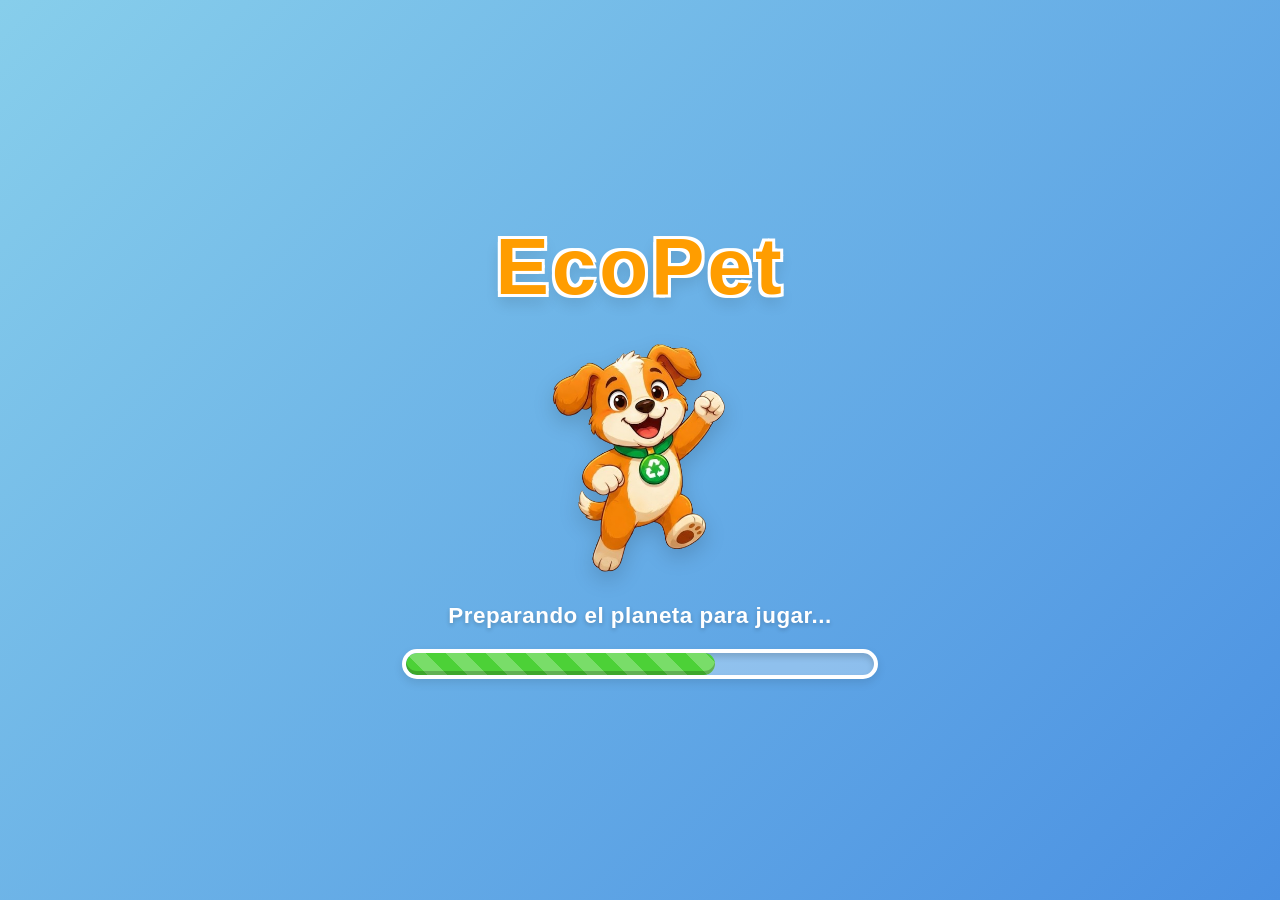
<file: index.html>
<!DOCTYPE html>
<html lang="es">
<head>
    <meta charset="UTF-8">
    <meta name="viewport" content="width=device-width, initial-scale=1.0">
    <title>EcoPet - Cargando Aventura...</title>
    <link rel="stylesheet" href="index.css">
    <style>
        /* Estilos para que el contenedor del juego ocupe el 100% de la pantalla */
        html, body {
            margin: 0;
            padding: 0;
            width: 100%;
            height: 100%;
            overflow: hidden;
        }
        /* El marco donde se verán tus múltiples páginas */
        #game-viewport {
            width: 100%;
            height: 100%;
            border: none;
            display: none; /* Oculto mientras carga */
        }
    </style>
</head>
<body>

    <div id="loader-screen" class="loader-container">
        <h1 class="loader-title">EcoPet</h1>

        <div class="character-loading">
            <img src="imagenes/cachorrowin.png" alt="EcoPet Cargando" class="loading-avatar">
        </div>

        <p class="loader-text">Preparando el planeta para jugar...</p>

        <div class="progress-bar-container">
            <div class="progress-bar-fill" id="progress-fill"></div>
        </div>
    </div>

    <iframe id="game-viewport" src="html/inicio.html"></iframe>

    <script>
        window.addEventListener('DOMContentLoaded', () => {
            const progressFill = document.getElementById('progress-fill');
            const loaderScreen = document.getElementById('loader-screen');
            const gameViewport = document.getElementById('game-viewport');
            
            // --- MÚSICA DE FONDO EN ETERNO BUCLE ---
            const musicaFondo = new Audio('music/fondo.mp3');
            musicaFondo.loop = true; 
            musicaFondo.volume = 0.4; 

            // Intentar reproducir automáticamente
            musicaFondo.play().catch(error => {
                // Si el navegador bloquea el autoplay, se activa al primer clic en la carga
                document.addEventListener('click', () => {
                    musicaFondo.play();
                }, { once: true });
            });

            // Animación de la barra de progreso
            let width = 0;
            const interval = setInterval(() => {
                if (width >= 100) {
                    clearInterval(interval);
                    
                    // Al terminar la carga, ocultamos el cargador y revelamos el marco del juego
                    loaderScreen.style.display = 'none';
                    gameViewport.style.display = 'block';
                } else {
                    width += 2; 
                    progressFill.style.width = width + '%';
                }
            }, 40); 
        });
    </script>
</body>
</html>
</file>
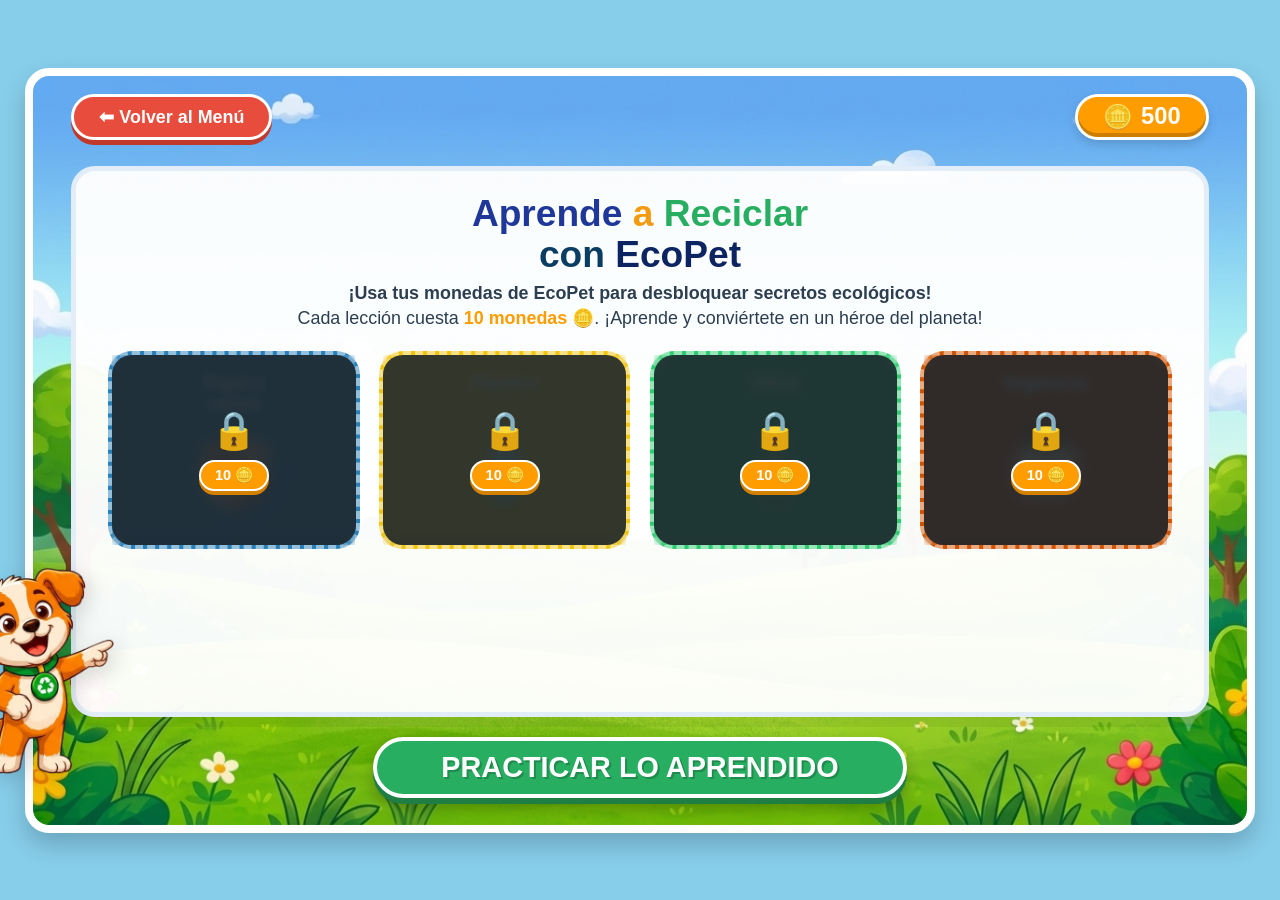
<file: html/aprender.html>
<!DOCTYPE html>
<html lang="es">

<head>
    <meta charset="UTF-8">
    <meta name="viewport" content="width=device-width, initial-scale=1.0">
    <title>EcoPet - Aprende a Reciclar</title>
    <link rel="stylesheet" href="../css/aprender-mas.css">
</head>

<body>
    <div class="game-container">

        <!-- Barra Superior de Recursos -->
        <div class="resource-bar">
            <a href="menu.html" class="btn-volver">⬅ Volver al Menú</a>
            <div class="coin-status">
                <span class="coin-icon">🪙</span>
                <span id="player-coins">500</span> <!-- Monedas iniciales de prueba -->
            </div>
        </div>

        <div class="board">
            <h1 class="main-title">
                <span class="text-blue">Aprende</span>
                <span class="text-orange">a</span>
                <span class="text-green">Reciclar</span>
                <br>
                <span class="text-dark-blue">con</span>
                <span class="text-navy">EcoPet</span>
            </h1>

            <p class="subtitle">
                <strong>¡Usa tus monedas de EcoPet para desbloquear secretos ecológicos!</strong><br>
                Cada lección cuesta <span class="text-orange-sub">10 monedas 🪙</span>. ¡Aprende y conviértete en un
                héroe del planeta!
            </p>

            <div class="categories-grid">

                <!-- Tarjeta 1: Papel y Cartón -->
                <div class="card card-azul locked" data-locked="true" onclick="interactCard(this)">
                    <div class="lock-overlay">
                        <span class="lock-icon">🔒</span>
                        <span class="lock-cost">10 🪙</span>
                    </div>
                    <h3>Papel y<br>cartón</h3>
                    <div class="card-image-container">
                        <img src="../imagenes/papel_carton.png" alt="Papel y Cartón" class="card-img">
                    </div>
                    <div class="card-secret-content">
                        <p class="card-description">Deposita aquí: periódicos, revistas, hojas de papel, cuadernos, cajas de cartón y tubos de cartón.</p>
                        <div class="fun-fact">💡 <strong>Dato Curioso:</strong> Reciclar una tonelada de papel puede salvar hasta 17 árboles y ayudar a ahorrar mucha agua.</div>
                    </div>
                </div>

                <!-- Tarjeta 2: Plástico -->
                <div class="card card-amarillo locked" data-locked="true" onclick="interactCard(this)">
                    <div class="lock-overlay">
                        <span class="lock-icon">🔒</span>
                        <span class="lock-cost">10 🪙</span>
                    </div>
                    <h3>Plástico</h3>
                    <div class="card-image-container">
                        <img src="../imagenes/plastico.png" alt="Plástico" class="card-img">
                    </div>
                    <div class="card-secret-content">
                        <p class="card-description">Deposita aquí: botellas de plástico, envases, bolsas, tapas, recipientes y vasos de plástico.</p>
                        <div class="fun-fact">💡 <strong>Dato Curioso:</strong> Una botella de plástico puede tardar hasta 500 años en descomponerse. ¡Reciclarla ayuda a proteger los ríos y los océanos!</div>
                    </div>
                </div>

                <!-- Tarjeta 3: Vidrio -->
                <div class="card card-verde locked" data-locked="true" onclick="interactCard(this)">
                    <div class="lock-overlay">
                        <span class="lock-icon">🔒</span>
                        <span class="lock-cost">10 🪙</span>
                    </div>
                    <h3>Vidrio</h3>
                    <div class="card-image-container">
                        <img src="../imagenes/vidrio.png" alt="Vidrio" class="card-img">
                    </div>
                    <div class="card-secret-content">
                        <p class="card-description">Deposita aquí: botellas de vidrio, frascos y envases de vidrio.</p>
                        <div class="fun-fact">💡 <strong>Dato Curioso:</strong> El vidrio puede reciclarse una y otra vez sin perder su calidad.</div>
                    </div>
                </div>

                <!-- Tarjeta 4: Orgánicos -->
                <div class="card card-marron locked" data-locked="true" onclick="interactCard(this)">
                    <div class="lock-overlay">
                        <span class="lock-icon">🔒</span>
                        <span class="lock-cost">10 🪙</span>
                    </div>
                    <h3>Orgánicos</h3>
                    <div class="card-image-container">
                        <img src="../imagenes/organicos.png" alt="Orgánicos" class="card-img">
                    </div>
                    <div class="card-secret-content">
                        <p class="card-description">Deposita aquí: cáscaras de frutas y verduras, restos de comida, hojas, flores y restos de jardinería.</p>
                        <div class="fun-fact">💡 <strong>Dato Curioso:</strong> Con estos residuos se puede elaborar compost, un abono natural que ayuda a las plantas a crecer fuertes y sanas.</div>
                    </div>
                </div>

            </div>

        </div>

        <div class="character-ecopet">
            <img src="../imagenes/cachorroqueseñala.png" alt="EcoPet Cachorro" class="ecopet-avatar">
        </div>

        <div class="button-container">
            <a href="recogedor.html" class="btn-aprender">PRACTICAR LO APRENDIDO</a>
        </div>
    </div>

    <script>
        let currentCoins = parseInt(document.getElementById('player-coins').innerText);

        function interactCard(cardElement) {
            const isLocked = cardElement.getAttribute('data-locked') === 'true';

            if (isLocked) {
                // Intento de desbloqueo
                if (currentCoins >= 10) {
                    const confirmUnlock = confirm("¿Quieres gastar 10 monedas 🪙 para desbloquear esta valiosa lección?");
                    if (confirmUnlock) {
                        currentCoins -= 10;
                        document.getElementById('player-coins').innerText = currentCoins;

                        // Quitar estado bloqueado de forma inmediata y animada
                        cardElement.setAttribute('data-locked', 'false');
                        cardElement.classList.remove('locked');
                        cardElement.classList.add('active'); // Abre la tarjeta automáticamente al comprarla
                    }
                } else {
                    alert("❌ ¡No tienes suficientes monedas! Limpia la pradera en las Misiones del Día para ganar más 🪙.");
                }
            } else {
                // Comportamiento normal de acordeón una vez comprado
                cardElement.classList.toggle('active');
            }
        }
    </script>
</body>

</html>
</file>
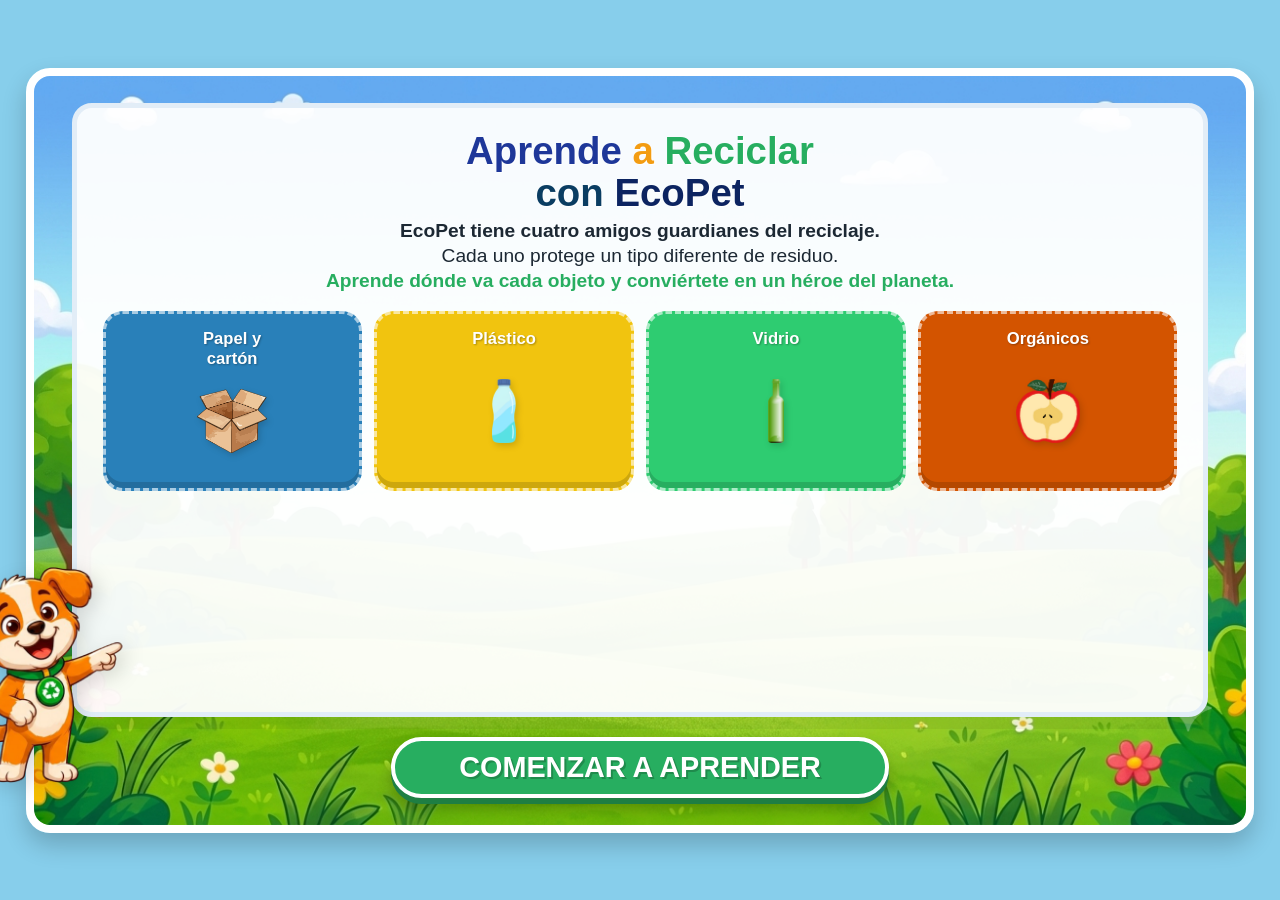
<file: html/aprendizaje.html>
<!DOCTYPE html>
<html lang="es">

<head>
    <meta charset="UTF-8">
    <meta name="viewport" content="width=device-width, initial-scale=1.0">
    <title>EcoPet - Aprende a Reciclar</title>
    <link rel="stylesheet" href="../css/aprendizaje.css">
</head>

<body>
    <div class="game-container">

        <div class="board">

            <h1 class="main-title">
                <span class="text-blue">Aprende</span>
                <span class="text-orange">a</span>
                <span class="text-green">Reciclar</span>
                <br>
                <span class="text-dark-blue">con</span>
                <span class="text-navy">EcoPet</span>
            </h1>

            <p class="subtitle">
                <strong>EcoPet tiene cuatro amigos guardianes del reciclaje.</strong><br>
                Cada uno protege un tipo diferente de residuo.<br>
                <span class="text-green-sub">Aprende dónde va cada objeto y conviértete en un héroe del planeta.</span>
            </p>

            <div class="categories-grid">

                <div class="card card-azul" onclick="toggleCard(this)">
                    <h3>Papel y<br>cartón</h3>
                    <div class="card-image-container">
                        <img src="../imagenes/papel_carton.png" alt="Papel y Cartón" class="card-img">
                    </div>
                    <p class="card-description">Deposita aquí: periódicos, revistas, hojas de papel, cuadernos, cajas de cartón y tubos de cartón.</p>
                </div>

                <div class="card card-amarillo" onclick="toggleCard(this)">
                    <h3>Plástico</h3>
                    <div class="card-image-container">
                        <img src="../imagenes/plastico.png" alt="Plástico" class="card-img">
                    </div>
                    <p class="card-description">Deposita aquí: botellas de plástico, envases, bolsas, tapas, recipientes y vasos de plástico.</p>
                </div>

                <div class="card card-verde" onclick="toggleCard(this)">
                    <h3>Vidrio</h3>
                    <div class="card-image-container">
                        <img src="../imagenes/vidrio.png" alt="Vidrio" class="card-img">
                    </div>
                    <p class="card-description">Deposita aquí: botellas de vidrio, frascos y envases de vidrio.</p>
                </div>

                <div class="card card-marron" onclick="toggleCard(this)">
                    <h3>Orgánicos</h3>
                    <div class="card-image-container">
                        <img src="../imagenes/organicos.png" alt="Orgánicos" class="card-img">
                    </div>
                    <p class="card-description">Deposita aquí: cáscaras de frutas y verduras, restos de comida, hojas, flores y restos de jardinería.</p>
                </div>

            </div>

        </div>

        <div class="character-ecopet">
            <img src="../imagenes/cachorroqueseñala.png" alt="EcoPet Cachorro" class="ecopet-avatar">
        </div>

        <div class="button-container">
            <a href="juego-drag.html" class="btn-aprender">COMENZAR A APRENDER</a>
        </div>
    </div>

    <script>
        function toggleCard(cardElement) {
            cardElement.classList.toggle('active');
        }
    </script>
</body>

</html>
</file>
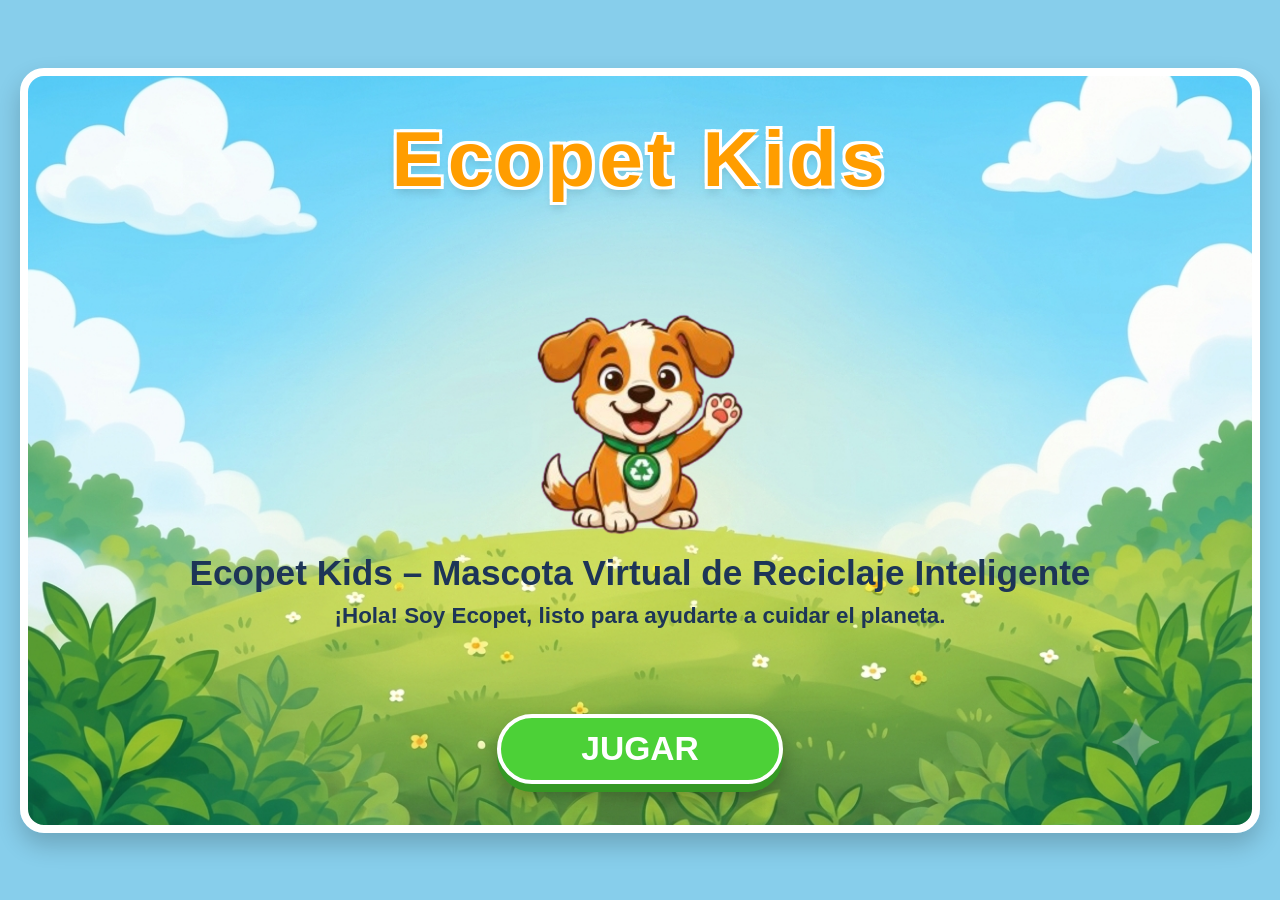
<file: html/inicio.html>
<!DOCTYPE html>
<html lang="es">

<head>
    <meta charset="UTF-8">
    <meta name="viewport" content="width=device-width, initial-scale=1.0">
    <title>EcoPet - Inicio</title>
    <link rel="stylesheet" href="../css/inicio.css">
</head>

<body>
    <div class="game-container">
        <h1 class="logo-title">Ecopet Kids</h1>

        <div class="main-content">
            <div class="character-zone">
                <img src="../imagenes/cachorrofeli.png" alt="EcoPet" class="ecopet-avatar">
                <div class="bin-preview"></div>
            </div>

            <h2>Ecopet Kids – Mascota Virtual de Reciclaje Inteligente</h2>
            <p>¡Hola! Soy Ecopet, listo para ayudarte a cuidar el planeta.</p>
        </div>

        <button id="btn-jugar-inicio" class="btn-jugar">JUGAR</button>
    </div>

    <script>
        document.getElementById('btn-jugar-inicio').addEventListener('click', function() {
            // Buscamos el contenedor padre (index.html) que tiene la música viva
            const iframe = window.parent.document.getElementById('game-viewport');
            
            if (iframe) {
                // Cambiamos la página internamente. Como el login está en la misma carpeta 'html', 
                // para el index.html principal la ruta correcta es: html/login.html
                iframe.src = 'html/login.html'; 
            } else {
                // Si por alguna razón pruebas esta página suelta, funciona normal
                window.location.href = 'login.html';
            }
        });
    </script>
</body>

</html>
</file>
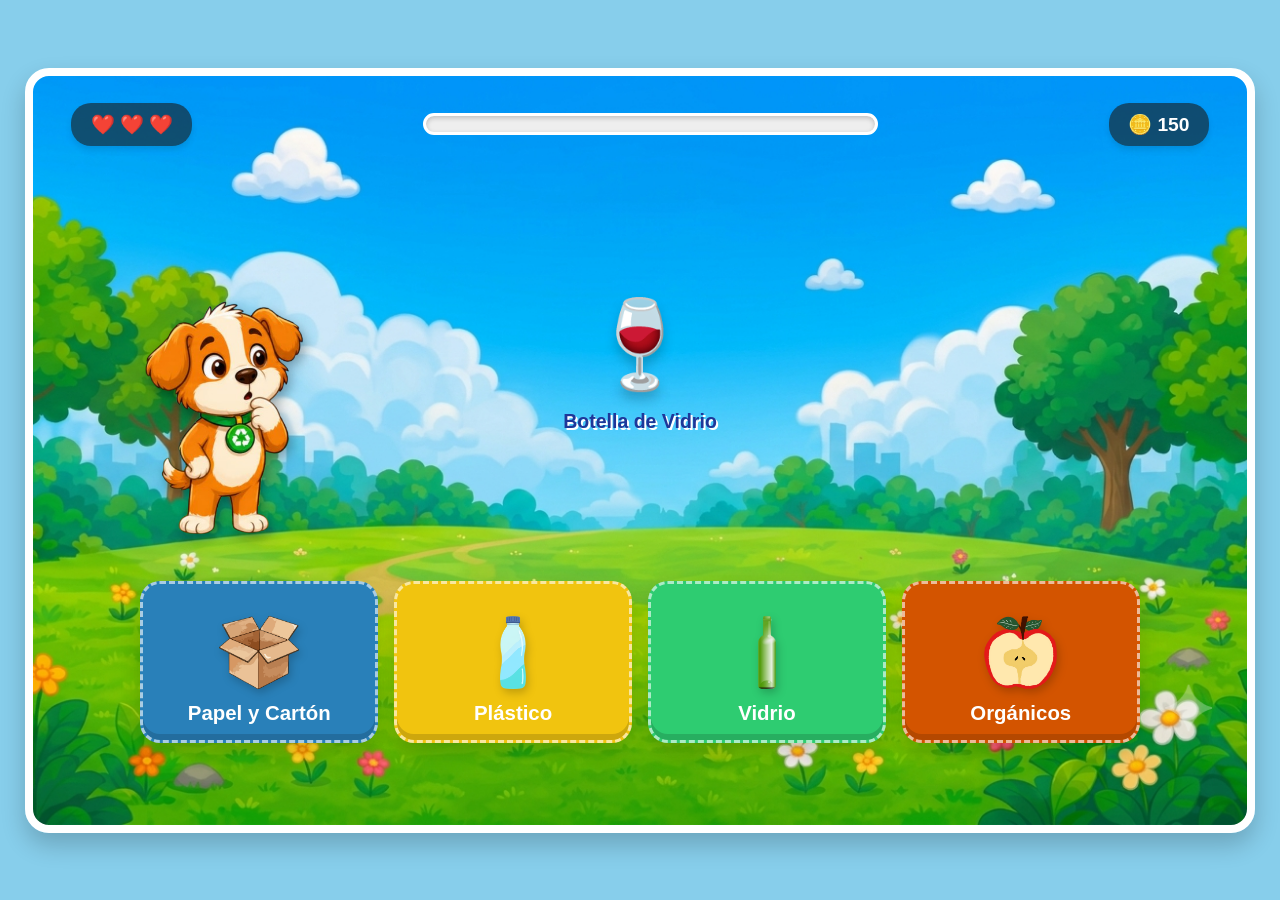
<file: html/juego-drag.html>
<!DOCTYPE html>
<html lang="es">

<head>
    <meta charset="UTF-8">
    <meta name="viewport" content="width=device-width, initial-scale=1.0">
    <title>EcoPet - ¡A Clasificar!</title>
    <link rel="stylesheet" href="../css/juego-drag.css">
    <style>
        /* Estilos base para la zona de victoria inspirados en el juego de memoria */
        .character-zone {
            display: none;
            flex-direction: column;
            align-items: center;
            justify-content: center;
            text-align: center;
            margin: 20px auto;
            animation: popIn 0.5s ease forwards;
        }

        .character-zone.show-win {
            display: flex;
        }

        .win-bubble {
            background: #fff;
            padding: 15px;
            border-radius: 20px;
            border: 2px solid #4CAF50;
            margin-bottom: 10px;
            box-shadow: 0 4px 6px rgba(0, 0, 0, 0.1);
            font-weight: bold;
        }

        .ecopet-avatar-win {
            max-width: 150px;
            height: auto;
        }

        @keyframes popIn {
            0% {
                transform: scale(0.8);
                opacity: 0;
            }

            100% {
                transform: scale(1);
                opacity: 1;
            }
        }

        /* Contenedor del pie de página ajustado para centrar el botón */
        .button-container-footer {
            display: flex;
            justify-content: center;
            align-items: center;
            width: 100%;
            margin-top: 25px;
            margin-bottom: 15px;
        }

        /* Estilo personalizado y bonito para el botón de ganar */
        .btn-ready-win {
            display: inline-block;
            background: linear-gradient(135deg, #4ecdc4, #4caf50);
            color: white;
            padding: 14px 28px;
            font-size: 1.1rem;
            font-weight: bold;
            text-decoration: none;
            border-radius: 50px;
            box-shadow: 0 5px 15px rgba(76, 175, 80, 0.4);
            transition: transform 0.2s ease, box-shadow 0.2s ease;
            text-transform: uppercase;
            letter-spacing: 1px;
            border: 2px solid rgba(255, 255, 255, 0.2);
        }

        .btn-ready-win:hover {
            transform: translateY(-3px);
            box-shadow: 0 8px 20px rgba(76, 175, 80, 0.6);
            color: white;
        }

        .btn-ready-win:active {
            transform: translateY(-1px);
        }
    </style>
</head>

<body>
    <div class="game-container">
        <div class="status-bar">
            <div class="vidas" id="contenedor-vidas">❤️ ❤️ ❤️</div>
            <div class="progreso-bar">
                <div class="llenado" id="barra-progreso" style="width: 0%;"></div>
            </div>
            <div class="monedas">🪙 <span id="puntos">150</span></div>
        </div>

        <div class="game-field" id="game-field-zone">
            <div class="mascota-status">
                <img src="../imagenes/perrito pensativo.png" alt="EcoPet" id="ecopet-emocion">
            </div>

            <div class="draggable-zone">
                <div id="objeto-reciclable" class="item-objeto" draggable="true"></div>
                <p class="indicador" id="nombre-objeto">¡ARRÁSTRALO O TÓCALO!</p>

                <button id="btn-reintentar" class="btn-reiniciar" style="display: none;" onclick="reiniciarJuego()">
                    🔄 Intentar de nuevo
                </button>
            </div>

            <div class="popup correct" id="pop-bien" style="display: none;">¡Muy bien! 🎉 +10</div>
            <div class="popup incorrect" id="pop-mal" style="display: none;">Intenta nuevamente 💔 -1</div>
        </div>

        <div class="character-zone" id="win-zone">
            <div class="win-bubble">¡Increíble! ¡Tienes una mente brillante! 🐾 mentalidad eco-activada.</div>
            <img src="../imagenes/cachorrowin.png" alt="¡Ganaste!" class="ecopet-avatar-win">
        </div>

        <div class="bins-container" id="bins-container-zone">
            <div class="bin bin-azul" data-target="papel">
                <div class="bin-image-container">
                    <img src="../imagenes/papel_carton.png" alt="Papel y Cartón" class="bin-img">
                </div>
                <h3>Papel y Cartón</h3>
            </div>

            <div class="bin bin-amarillo" data-target="plastico">
                <div class="bin-image-container">
                    <img src="../imagenes/plastico.png" alt="Plástico" class="bin-img">
                </div>
                <h3>Plástico</h3>
            </div>

            <div class="bin bin-verde" data-target="vidrio">
                <div class="bin-image-container">
                    <img src="../imagenes/vidrio.png" alt="Vidrio" class="bin-img">
                </div>
                <h3>Vidrio</h3>
            </div>

            <div class="bin bin-marron" data-target="organico">
                <div class="bin-image-container">
                    <img src="../imagenes/organicos.png" alt="Orgánicos" class="bin-img">
                </div>
                <h3>Orgánicos</h3>
            </div>
        </div>

        <div class="button-container-footer">
            <a href="menu.html" id="btn-siguiente-pantalla" class="btn-siguiente" style="display: none;">Siguiente
                Pantalla -></a>
        </div>
    </div>

    <script>
        const listaObjetos = [
            { info: "📝 Periódico", tipo: "papel" },
            { info: "📦 Caja de Cartón", tipo: "papel" },
            { info: "🧴 Bote Plástico", tipo: "plastico" },
            { info: "🛍️ Bolsa Plástica", tipo: "plastico" },
            { info: "🏺 Frasco de Vidrio", tipo: "vidrio" },
            { info: "🍷 Botella de Vidrio", tipo: "vidrio" },
            { info: "🍌 Cáscara de Plátano", tipo: "organico" },
            { info: "🍎 Restos de Manzana", tipo: "organico" }
        ];

        const objetoElement = document.getElementById('objeto-reciclable');
        const nombreElement = document.getElementById('nombre-objeto');
        const botes = document.querySelectorAll('.bin');
        const puntosTxt = document.getElementById('puntos');
        const contenedorVidas = document.getElementById('contenedor-vidas');
        const barraProgreso = document.getElementById('barra-progreso');
        const btnReintentar = document.getElementById('btn-reintentar');
        const btnSiguiente = document.getElementById('btn-siguiente-pantalla');

        const winZone = document.getElementById('win-zone');
        const gameFieldZone = document.getElementById('game-field-zone');
        const binsContainerZone = document.getElementById('bins-container-zone');

        let puntos = 150;
        let vidas = 3;
        let aciertos = 0;
        let totalParaGanar = 5;
        let objetoActual = {};
        let objetoSeleccionadoMovil = false;

        // --- CONFIGURACIÓN DE AUDIO ---
        const audioCorrecto = new Audio('../music/Correcto.mp3');
        const audioMal = new Audio('../music/Mal.mp3');
        const audioCelebracion = new Audio('../music/celebración.mp3');

        function cargarNuevoObjeto() {
            if (aciertos >= totalParaGanar) {
                mostrarVictoria();
                return;
            }

            const indiceAleatorio = Math.floor(Math.random() * listaObjetos.length);
            objetoActual = listaObjetos[indiceAleatorio];

            objetoElement.innerText = objetoActual.info.split(' ')[0];
            nombreElement.innerText = objetoActual.info.split(' ').slice(1).join(' ');
            objetoElement.style.display = 'block';
            objetoElement.classList.remove('selected-item');
            objetoSeleccionadoMovil = false;
            objetoElement.setAttribute('data-tipo', objetoActual.tipo);

            btnReintentar.style.display = 'none';
            btnSiguiente.style.display = 'none';
        }

        function mostrarVictoria() {
            // Reproduce la música de celebración al ganar
            audioCelebracion.currentTime = 0;
            audioCelebracion.play();

            // Atenúa elementos del juego
            gameFieldZone.style.opacity = '0.15';
            binsContainerZone.style.opacity = '0.15';
            objetoElement.style.display = 'none';
            btnReintentar.style.display = 'none';

            // Muestra la animación de victoria
            winZone.classList.add('show-win');

            // Modifica y muestra el botón centrado abajo con un aspecto profesional
            btnSiguiente.innerText = "VOLVER AL MENÚ";
            btnSiguiente.className = "btn-ready-win";
            btnSiguiente.style.display = 'inline-block';
            btnSiguiente.href = 'menu.html';
        }

        function actualizarVidas() {
            let corazones = "";
            for (let i = 0; i < vidas; i++) { corazones += "❤️ "; }
            if (vidas === 0) corazones = "💀 Juego Terminado";
            contenedorVidas.innerText = corazones;
        }

        function reiniciarJuego() {
            audioCorrecto.pause();
            audioMal.pause();
            audioCelebracion.pause();

            puntos = 150;
            vidas = 3;
            aciertos = 0;
            puntosTxt.innerText = puntos;
            barraProgreso.style.width = '0%';

            gameFieldZone.style.opacity = '1';
            binsContainerZone.style.opacity = '1';
            winZone.classList.remove('show-win');

            actualizarVidas();
            cargarNuevoObjeto();
        }

        /* --- MECÁNICA MÓVIL --- */
        objetoElement.addEventListener('click', () => {
            if (vidas <= 0 || aciertos >= totalParaGanar) return;
            objetoSeleccionadoMovil = !objetoSeleccionadoMovil;
            objetoElement.classList.toggle('selected-item', objetoSeleccionadoMovil);
        });

        /* --- MECÁNICA ESCRITORIO --- */
        objetoElement.addEventListener('dragstart', (e) => {
            e.dataTransfer.setData('text/plain', e.target.id);
        });

        botes.forEach(bote => {
            bote.addEventListener('dragover', (e) => e.preventDefault());

            function procesarRespuesta() {
                if (vidas <= 0 || aciertos >= totalParaGanar) return;

                const tipoBote = bote.getAttribute('data-target');

                if (objetoActual.tipo === tipoBote) {
                    puntos += 10;
                    aciertos++;
                    puntosTxt.innerText = puntos;

                    const porcentaje = (aciertos / totalParaGanar) * 100;
                    barraProgreso.style.width = `${porcentaje}%`;

                    audioCorrecto.currentTime = 0;
                    audioCorrecto.play();

                    mostrarPopup('pop-bien');
                    objetoElement.style.display = 'none';
                    setTimeout(cargarNuevoObjeto, 1000);
                } else {
                    puntos = Math.max(0, puntos - 1);
                    vidas--;
                    puntosTxt.innerText = puntos;
                    actualizarVidas();

                    audioMal.currentTime = 0;
                    audioMal.play();

                    mostrarPopup('pop-mal');

                    if (vidas <= 0) {
                        nombreElement.innerText = "¡Oh no! Inténtalo de nuevo.";
                        objetoElement.style.display = 'none';
                        btnReintentar.style.display = 'inline-block';
                        btnSiguiente.style.display = 'none';
                    }
                }
            }

            bote.addEventListener('drop', (e) => {
                e.preventDefault();
                procesarRespuesta();
            });

            bote.addEventListener('click', () => {
                if (objetoSeleccionadoMovil) {
                    procesarRespuesta();
                }
            });
        });

        function mostrarPopup(id) {
            const pop = document.getElementById(id);
            pop.style.display = 'block';
            setTimeout(() => { pop.style.display = 'none'; }, 1500);
        }

        cargarNuevoObjeto();
    </script>
</body>

</html>
</file>
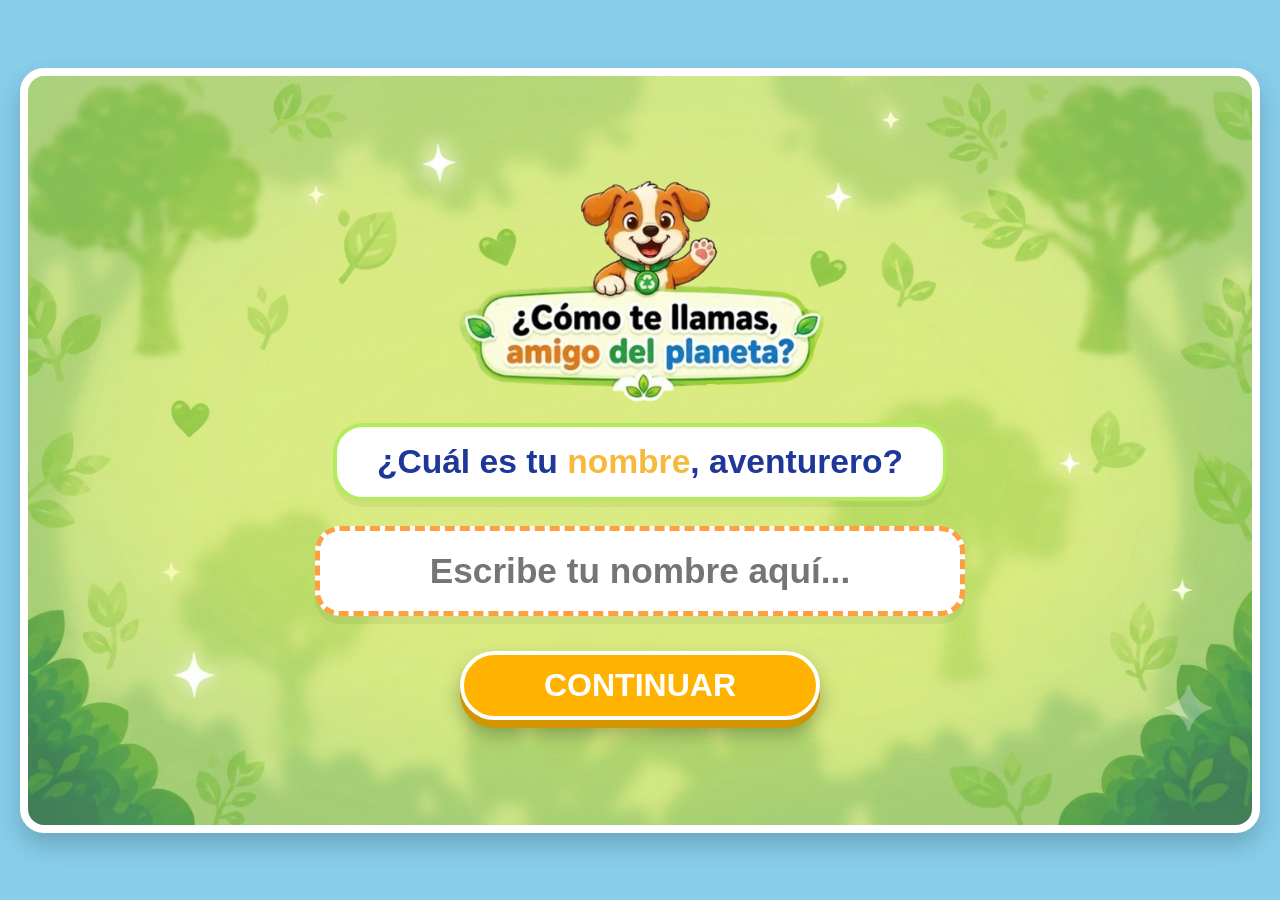
<file: html/login.html>
<!DOCTYPE html>
<html lang="es">

<head>
    <meta charset="UTF-8">
    <meta name="viewport" content="width=device-width, initial-scale=1.0">
    <title>EcoPet - Registro</title>
    <link rel="stylesheet" href="../css/login.css">
</head>

<body>
    <div class="game-container">
        <div class="avatar-header">
            <img src="../imagenes/cachorronombre.png" alt="EcoPet" class="ecopet-mini">
        </div>

        <div class="question-box">
            <h2>¿Cuál es tu <span class="highlight-orange">nombre</span>, aventurero?</h2>
        </div>

        <div class="input-box">
            <input type="text" id="username" placeholder="Escribe tu nombre aquí..." autocomplete="off">
        </div>

        <button id="btn-continuar" class="btn-continuar">CONTINUAR</button>
    </div>

    <script>
        // Guardar el nombre y pasar a la siguiente pantalla manteniéndose dentro del contenedor
        document.getElementById('btn-continuar').addEventListener('click', function () {
            const name = document.getElementById('username').value.trim();
            if (name !== "") {
                localStorage.setItem('ecoPetUsername', name); // Guardamos el nombre

                // Buscamos el contenedor padre (index.html) que sostiene el audio vivo
                const iframe = window.parent.document.getElementById('game-viewport');

                if (iframe) {
                    // MODIFICACIÓN CRITICA: Le cambiamos la URL al marco desde la perspectiva del index.html
                    // Como aprendizaje.html está en la carpeta 'html', la ruta es html/aprendizaje.html
                    iframe.src = 'html/aprendizaje.html';
                } else {
                    // Si pruebas la página por separado en tu PC sin pasar por el index, funciona normal
                    window.location.href = 'aprendizaje.html';
                }
            } else {
                alert("¡Por favor, dinos tu nombre para empezar la aventura!");
            }
        });
    </script>
</body>

</html>
</file>
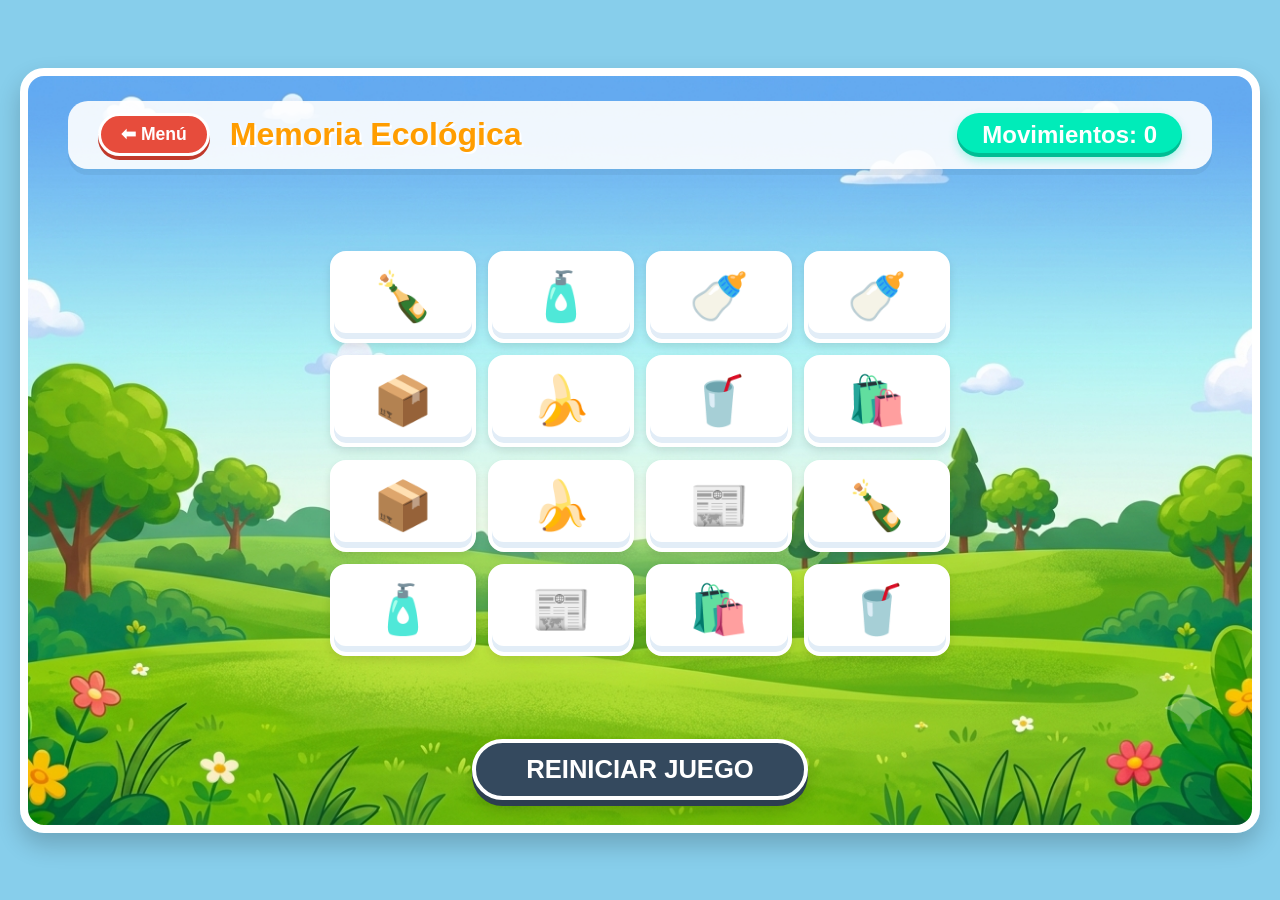
<file: html/memoria.html>
<!DOCTYPE html>
<html lang="es">

<head>
    <meta charset="UTF-8">
    <meta name="viewport" content="width=device-width, initial-scale=1.0">
    <title>EcoPet - Juego de Memoria</title>
    <link rel="stylesheet" href="../css/memoria.css">
</head>

<body>
    <div class="game-container">
        <div class="top-bar">
            <div class="title-block">
                <a href="menu.html" class="btn-back">⬅ Menú</a>
                <h2>Memoria Ecológica</h2>
            </div>
            <div class="stats-box">
                <span id="moves-count">Movimientos: 0</span>
            </div>
        </div>

        <div class="memory-grid" id="memory-grid">
        </div>

        <div class="character-zone" id="win-zone">
            <div class="win-bubble">¡Increíble! ¡Tienes una memoria brillante! 🐾 mentalidad eco-activada.</div>
            <img src="../imagenes/cachorrowin.png" alt="¡Ganaste!" class="ecopet-avatar-win">
        </div>

        <button id="btn-action" class="btn-refresh" onclick="resetGame()">REINICIAR JUEGO</button>
    </div>

    <script>
        const items = ['🍾', '🛍️', '🧴', '🥤', '🍼', '📰', '🍌', '📦'];
        let cardsDeck = [...items, ...items];

        let hasFlippedCard = false;
        let lockBoard = false;
        let firstCard, secondCard;
        let moves = 0;
        let matchesFound = 0;

        // --- CONFIGURACIÓN DE AUDIO ---
        // Usamos rutas relativas para que funcione tanto en tu PC como en GitHub Pages
        const audioCorrecto = new Audio('../music/Correcto.mp3');
        const audioMal = new Audio('../music/Mal.mp3');
        const audioCelebracion = new Audio('../music/celebración.mp3');

        function createBoard() {
            const grid = document.getElementById('memory-grid');
            grid.innerHTML = '';
            matchesFound = 0;
            moves = 0;
            document.getElementById('moves-count').innerText = `Movimientos: ${moves}`;
            document.getElementById('win-zone').classList.remove('show-win');
            grid.style.opacity = '1';

            const btn = document.getElementById('btn-action');
            btn.innerText = "REINICIAR JUEGO";
            btn.className = "btn-refresh";
            btn.onclick = resetGame;

            cardsDeck.sort(() => Math.random() - 0.5);

            lockBoard = true;

            cardsDeck.forEach(item => {
                const card = document.createElement('div');
                card.classList.add('memory-card');
                card.dataset.framework = item;

                card.innerHTML = `
                    <div class="front-face">${item}</div>
                    <div class="back-face">🐾</div>
                `;

                card.addEventListener('click', flipCard);
                grid.appendChild(card);
            });

            setTimeout(() => {
                const allCards = document.querySelectorAll('.memory-card');
                allCards.forEach(card => card.classList.add('flip'));
            }, 100);

            setTimeout(() => {
                const allCards = document.querySelectorAll('.memory-card');
                allCards.forEach(card => card.classList.remove('flip'));

                setTimeout(() => {
                    lockBoard = false;
                }, 400);
            }, 3000);
        }

        function flipCard() {
            if (lockBoard) return;
            if (this === firstCard) return;

            this.classList.add('flip');

            if (!hasFlippedCard) {
                hasFlippedCard = true;
                firstCard = this;
                return;
            }

            secondCard = this;
            checkForMatch();
        }

        function checkForMatch() {
            moves++;
            document.getElementById('moves-count').innerText = `Movimientos: ${moves}`;

            let isMatch = firstCard.dataset.framework === secondCard.dataset.framework;
            isMatch ? disableCards() : unflipCards();
        }

        function disableCards() {
            firstCard.removeEventListener('click', flipCard);
            secondCard.removeEventListener('click', flipCard);

            matchesFound++;

            // Si hace un match correcto, pero AÚN NO ha ganado el juego por completo
            if (matchesFound < items.length) {
                audioCorrecto.currentTime = 0; // Reinicia el audio por si hace clics rápidos
                audioCorrecto.play();
            }

            if (matchesFound === items.length) {
                setTimeout(showVictory, 500);
            }

            resetBoardVariables();
        }

        function unflipCards() {
            lockBoard = true;

            // Reproduce el sonido de error inmediatamente al fallar
            audioMal.currentTime = 0;
            audioMal.play();

            setTimeout(() => {
                firstCard.classList.remove('flip');
                secondCard.classList.remove('flip');

                resetBoardVariables();
            }, 1000);
        }

        function resetBoardVariables() {
            [hasFlippedCard, lockBoard] = [false, false];
            [firstCard, secondCard] = [null, null];
        }

        function showVictory() {
            // Reproduce la música de celebración al ganar
            audioCelebracion.currentTime = 0;
            audioCelebracion.play();

            document.getElementById('win-zone').classList.add('show-win');
            document.getElementById('memory-grid').style.opacity = '0.15';

            const btn = document.getElementById('btn-action');
            btn.innerText = "VOLVER AL MENÚ";
            btn.className = "btn-ready-win";
            btn.onclick = function () { window.location.href = 'menu.html'; };
        }

        function resetGame() {
            // Pausamos los audios si se reinicia a mitad de juego para que no se traslapen
            audioCorrecto.pause();
            audioMal.pause();
            audioCelebracion.pause();

            resetBoardVariables();
            createBoard();
        }

        createBoard();
    </script>
</body>

</html>
</file>
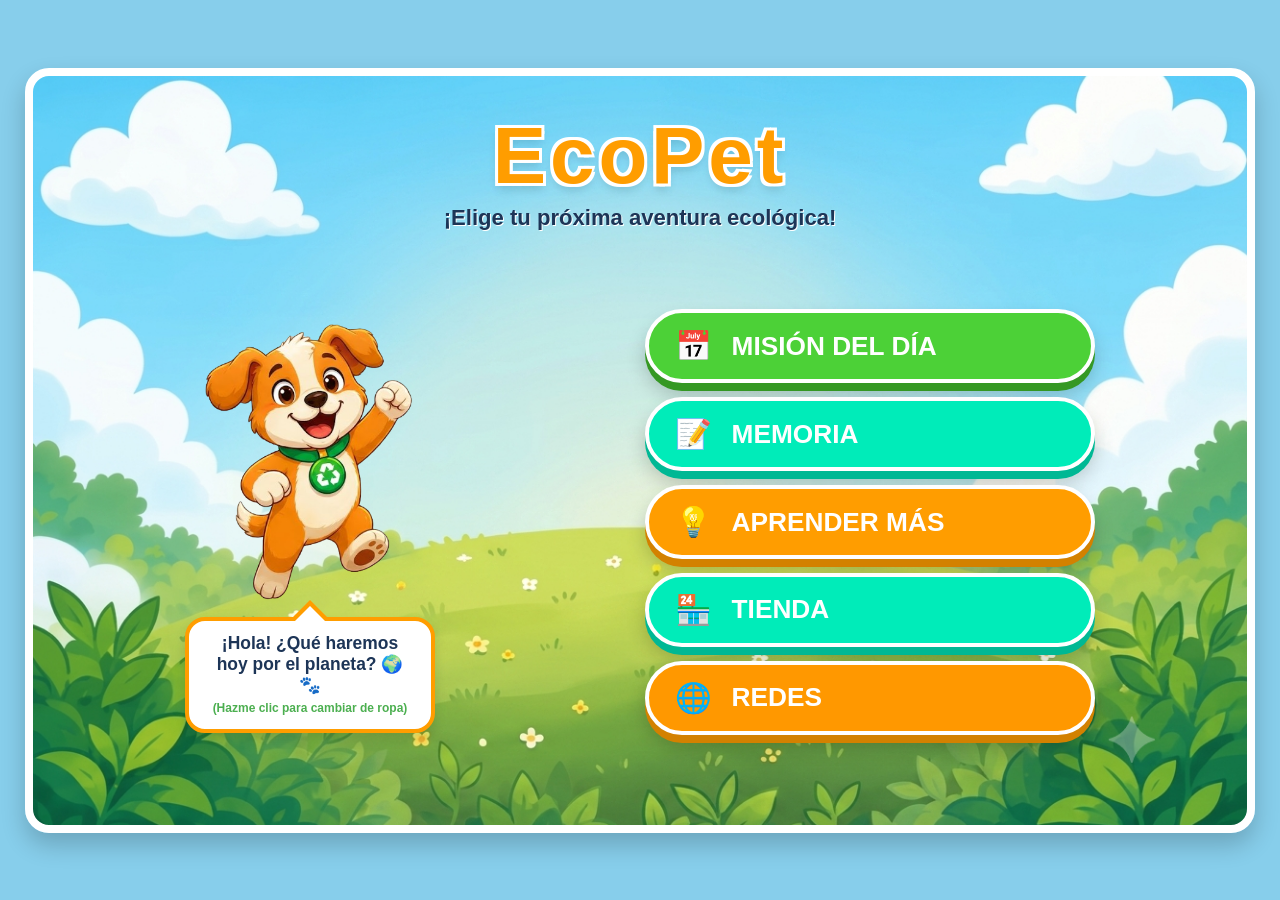
<file: html/menu.html>
<!DOCTYPE html>
<html lang="es">

<head>
    <meta charset="UTF-8">
    <meta name="viewport" content="width=device-width, initial-scale=1.0">
    <title>EcoPet - Menú Principal</title>
    <link rel="stylesheet" href="../css/menu-principal.css">
    <style>
        /* Agregado cursor interactivo para indicar que es clickeable el avatar */
        .character-zone {
            cursor: pointer;
            transition: transform 0.2s ease;
        }

        .character-zone:hover {
            transform: scale(1.03);
        }

        /* --- ESTILOS RESPONSIVE PARA EL SUBMENÚ DE REDES (MODAL) --- */
        .modal-redes {
            display: none;
            /* Oculto por defecto */
            position: fixed;
            z-index: 1000;
            left: 0;
            top: 0;
            width: 100%;
            height: 100%;
            background-color: rgba(0, 0, 0, 0.5);
            backdrop-filter: blur(4px);
            align-items: center;
            justify-content: center;
            padding: 20px;
        }

        .modal-redes.active {
            display: flex;
        }

        .modal-content {
            background-color: #ffffff;
            padding: 25px;
            border-radius: 20px;
            width: 100%;
            max-width: 360px;
            text-align: center;
            box-shadow: 0 8px 30px rgba(0, 0, 0, 0.2);
            position: relative;
            transform: scale(0.8);
            transition: transform 0.3s cubic-bezier(0.175, 0.885, 0.32, 1.275);
        }

        .modal-redes.active .modal-content {
            transform: scale(1);
        }

        .close-modal {
            position: absolute;
            top: 12px;
            right: 15px;
            font-size: 1.5rem;
            background: none;
            border: none;
            cursor: pointer;
            color: #888;
        }

        .close-modal:hover {
            color: #ff5252;
        }

        .modal-title {
            color: #2e7d32;
            margin-bottom: 20px;
            font-size: 1.4rem;
        }

        .social-links-grid {
            display: flex;
            flex-direction: column;
            gap: 12px;
        }

        .btn-social {
            display: flex;
            align-items: center;
            justify-content: center;
            gap: 15px;
            padding: 12px;
            border-radius: 12px;
            text-decoration: none;
            color: white;
            font-weight: bold;
            font-size: 1rem;
            transition: transform 0.2s, filter 0.2s;
            box-shadow: 0 4px 6px rgba(0, 0, 0, 0.1);
        }

        .btn-social:hover {
            transform: translateY(-2px);
            filter: brightness(1.1);
        }

        /* Colores corporativos de las redes */
        .btn-facebook {
            background: #1877F2;
        }

        .btn-instagram {
            background: linear-gradient(45deg, #f09433 0%, #e6683c 25%, #dc2743 50%, #cc2366 75%, #bc1888 100%);
        }

        .btn-tiktok {
            background: #000000;
        }

        .social-icon {
            font-size: 1.4rem;
        }
    </style>
</head>

<body>
    <div class="game-container">
        <header class="menu-header">
            <h1 class="logo-title">EcoPet</h1>
            <p class="menu-subtitle">¡Elige tu próxima aventura ecológica!</p>
        </header>

        <div class="menu-content">
            <div class="character-zone" onclick="location.href='vestidor.html'">
                <img src="../imagenes/cachorrowin.png" alt="EcoPet Avatar" class="ecopet-avatar" id="menu-avatar-pet">
                <div class="menu-bubble">¡Hola! ¿Qué haremos hoy por el planeta? 🌍🐾 <br><span
                        style="font-size:0.75rem; color:#4caf50;">(Hazme clic para cambiar de ropa)</span></div>
            </div>

            <nav class="menu-buttons">
                <a href="mision-intro.html" class="btn-menu btn-mision">
                    <span class="icon">📅</span> MISIÓN DEL DÍA
                </a>
                <a href="memoria.html" class="btn-menu btn-tienda">
                    <span class="icon">📝</span> MEMORIA
                </a>
                <a href="aprender.html" class="btn-menu btn-aprender">
                    <span class="icon">💡</span> APRENDER MÁS
                </a>
                <a href="tienda.html" class="btn-menu btn-tienda">
                    <span class="icon">🏪</span> TIENDA
                </a>
                <button class="btn-menu btn-aprender"
                    style="cursor: pointer; text-align: left; background-color: #ff9800;"
                    onclick="toggleRedesModal(true)">
                    <span class="icon">🌐</span> REDES
                </button>
            </nav>
        </div>
    </div>

    <div id="modal-redes" class="modal-redes" onclick="toggleRedesModal(false)">
        <div class="modal-content" onclick="event.stopPropagation()">
            <button class="close-modal" onclick="toggleRedesModal(false)">✕</button>
            <h3 class="modal-title">¡Siguenos en Redes! 🐾</h3>

            <div class="social-links-grid">
                <a href="https://www.facebook.com/share/1CCriJhteN/" target="_blank" class="btn-social btn-facebook">
                    <span class="social-icon">📘</span> Facebook
                </a>
                <a href="https://www.instagram.com/ecopetkids?igsh=Mjc4aTU1cnMzZnF6" target="_blank"
                    class="btn-social btn-instagram">
                    <span class="social-icon">📸</span> Instagram
                </a>
                <a href="https://www.tiktok.com/@ecopetkids?_r=1&_t=ZS-96zVKg8aXWn" target="_blank"
                    class="btn-social btn-tiktok">
                    <span class="social-icon">🎵</span> TikTok
                </a>
            </div>
        </div>
    </div>

    <script>
        // Mapear los trajes correspondientes en el menú
        const rutasMenuImagenes = {
            'base': '../imagenes/cachorrowin.png',
            'collar': '../imagenes/cachorrocollar.png',
            'gorra': '../imagenes/cachorrogorrita.png',
            'lentes': '../imagenes/cachorrolentes.png',
            'mochila': '../imagenes/cachorromochila.png',
            'botas': '../imagenes/cachorrobotas.png',
            'panuleta': '../imagenes/cachorrobufanda.png'
        };

        function verificarRopaEquipada() {
            // Lee qué objeto guardó el vestidor
            const equipado = localStorage.getItem('ecopet_equipado') || 'base';
            const avatarImg = document.getElementById('menu-avatar-pet');

            if (avatarImg && rutasMenuImagenes[equipado]) {
                avatarImg.src = rutasMenuImagenes[equipado];
            }
        }

        // Función para abrir y cerrar el menú de redes
        function toggleRedesModal(mostrar) {
            const modal = document.getElementById('modal-redes');
            if (mostrar) {
                modal.classList.add('active');
            } else {
                modal.classList.remove('active');
            }
        }

        // Ejecutar la comprobación cada vez que se cargue la ventana de inicio
        window.onload = verificarRopaEquipada;
    </script>
</body>

</html>
</file>
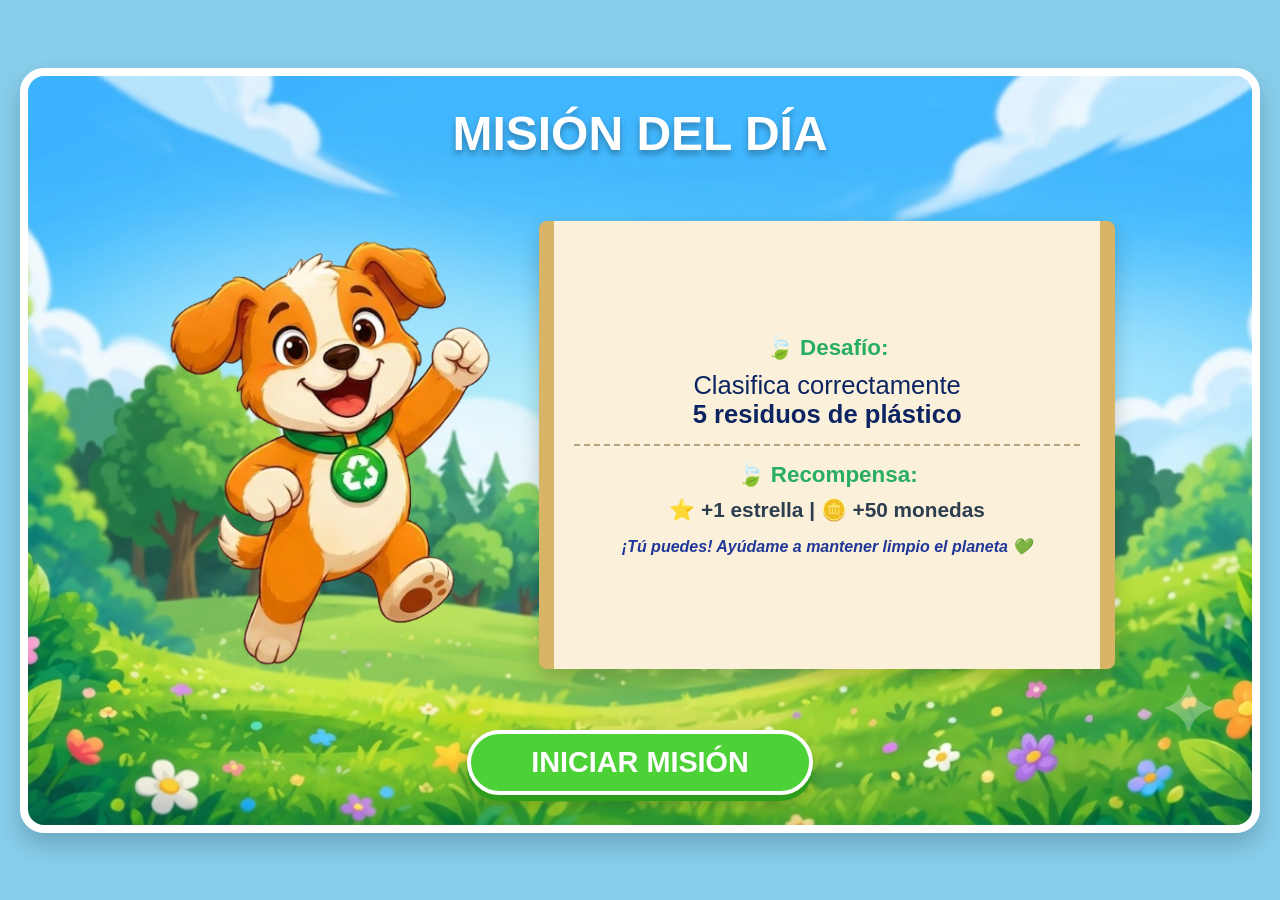
<file: html/mision-intro.html>
<!DOCTYPE html>
<html lang="es">

<head>
    <meta charset="UTF-8">
    <meta name="viewport" content="width=device-width, initial-scale=1.0">
    <title>EcoPet - Misión del Día</title>
    <link rel="stylesheet" href="../css/mision-intro.css">
</head>

<body>
    <div class="game-container">
        <h1 class="header-title">MISIÓN DEL DÍA</h1>

        <div class="game-content">

            <img src="../imagenes/cachorrowin.png" alt="EcoPet" class="ecopet-avatar" id="menu-avatar-pet">

            <div class="scroll-container">
                <div class="scroll-content">
                    <h3>🍃 Desafío:</h3>
                    <p class="challenge-text">Clasifica correctamente <br><strong>5 residuos de plástico</strong></p>

                    <hr class="divider">

                    <h3>🍃 Recompensa:</h3>
                    <p class="reward-text">⭐ +1 estrella | 🪙 +50 monedas</p>

                    <p class="encouragement">¡Tú puedes! Ayúdame a mantener limpio el planeta 💚</p>
                </div>
            </div>

        </div> <a href="mision-juego.html" class="btn-iniciar">INICIAR MISIÓN</a>
    </div>

    <script>
        // Diccionario con las rutas de las imágenes de tu perrito con sus trajes
        const rutasMenuImagenes = {
            'base': '../imagenes/cachorrowin.png',
            'collar': '../imagenes/cachorrocollar.png',
            'gorra': '../imagenes/cachorrogorrita.png',
            'lentes': '../imagenes/cachorrolentes.png',
            'mochila': '../imagenes/cachorromochila.png',
            'botas': '../imagenes/cachorrobotas.png',
            'panuleta': '../imagenes/cachorrobufanda.png'
        };

        function verificarRopaEquipada() {
            // Obtiene la prenda activa guardada en el vestidor (si no hay, usa la 'base')
            const equipado = localStorage.getItem('ecopet_equipado') || 'base';
            const avatarImg = document.getElementById('menu-avatar-pet');

            // Si el elemento existe y la ruta es válida, cambia la imagen
            if (avatarImg && rutasMenuImagenes[equipado]) {
                avatarImg.src = rutasMenuImagenes[equipado];
            }
        }

        // Ejecuta la comprobación automáticamente al cargar la pantalla
        window.onload = verificarRopaEquipada;
    </script>
</body>

</html>
</file>
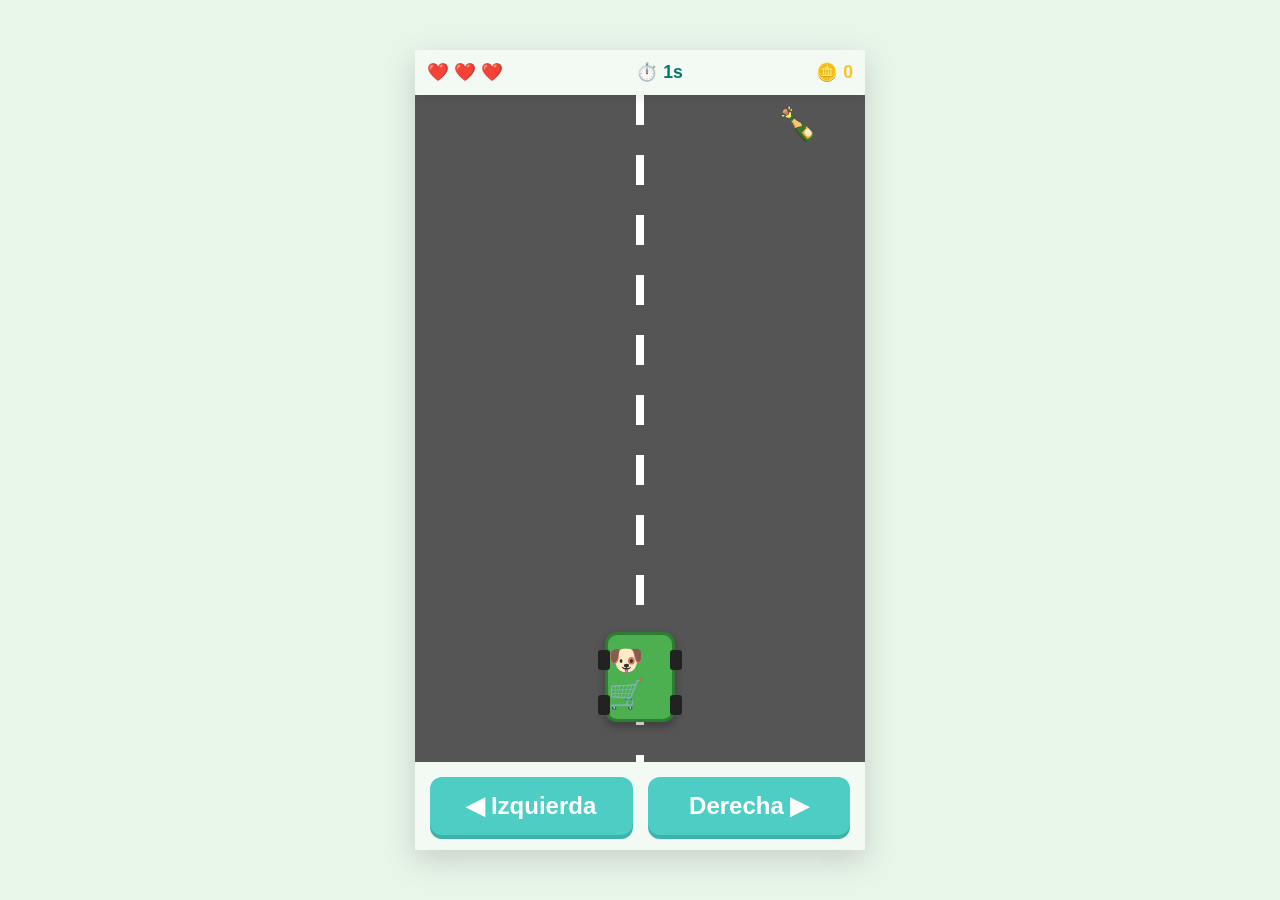
<file: html/recogedor.html>
<!DOCTYPE html>
<html lang="es">

<head>
    <meta charset="UTF-8">
    <meta name="viewport" content="width=device-width, initial-scale=1.0">
    <title>EcoPet - Recogedor</title>
    <style>
        /* --- ESTILOS GENERALES Y CONTENEDOR --- */
        * {
            box-sizing: border-box;
            margin: 0;
            padding: 0;
            font-family: 'Arial', sans-serif;
            user-select: none;
        }

        body {
            background: #e8f5e9;
            display: flex;
            justify-content: center;
            align-items: center;
            min-height: 100vh;
            overflow: hidden;
        }

        .game-container {
            width: 100%;
            max-width: 450px;
            height: 100vh;
            max-height: 800px;
            background: #81c784;
            position: relative;
            overflow: hidden;
            box-shadow: 0 10px 30px rgba(0,0,0,0.15);
            display: flex;
            flex-direction: column;
        }

        /* --- BARRA DE ESTADO --- */
        .status-bar {
            background: rgba(255, 255, 255, 0.9);
            padding: 12px;
            display: flex;
            justify-content: space-between;
            align-items: center;
            font-size: 1.1rem;
            font-weight: bold;
            z-index: 10;
            box-shadow: 0 2px 10px rgba(0,0,0,0.1);
        }

        .vidas { color: #ff5252; }
        .monedas { color: #fbc02d; }
        .tiempo { color: #00796b; }

        /* --- PISTA DE JUEGO --- */
        .game-field {
            flex: 1;
            position: relative;
            background: #555; /* Color del asfalto */
            overflow: hidden;
        }

        /* Líneas de la carretera (Efecto de movimiento) */
        .road-lines {
            position: absolute;
            width: 8px;
            height: 100%;
            left: 50%;
            transform: translateX(-50%);
            background: linear-gradient(to bottom, #fff 0%, #fff 50%, transparent 50%, transparent 100%);
            background-size: 100% 60px;
            animation: moveRoad 1s linear infinite;
        }

        @keyframes moveRoad {
            0% { background-position-y: 0px; }
            100% { background-position-y: 60px; }
        }

        /* --- JUGADOR (CARRITO ECOPET) --- */
        .carrito {
            position: absolute;
            bottom: 40px;
            left: 50%;
            width: 70px;
            height: 90px;
            transform: translateX(-50%);
            background: #4caf50;
            border-radius: 12px;
            box-shadow: 0 4px 8px rgba(0,0,0,0.3);
            transition: left 0.15s ease-out;
            display: flex;
            flex-direction: column;
            justify-content: center;
            align-items: center;
            font-size: 1.8rem;
            border: 3px solid #2e7d32;
        }
        /* Decoración ruedas del carrito */
        .carrito::before, .carrito::after {
            content: '';
            position: absolute;
            width: 12px;
            height: 20px;
            background: #222;
            border-radius: 3px;
        }
        .carrito::before { left: -10px; top: 15px; box-shadow: 0 45px 0 #222; }
        .carrito::after { right: -10px; top: 15px; box-shadow: 0 45px 0 #222; }

        /* --- OBSTÁCULOS Y BASURA --- */
        .spawn-item {
            position: absolute;
            width: 45px;
            height: 45px;
            display: flex;
            justify-content: center;
            align-items: center;
            font-size: 2rem;
            top: -50px;
            z-index: 5;
        }

        /* --- POPUPS DE NOTIFICACIÓN --- */
        .popup {
            position: absolute;
            top: 20%;
            left: 50%;
            transform: translate(-50%, -50%);
            padding: 10px 20px;
            border-radius: 20px;
            font-weight: bold;
            color: white;
            z-index: 20;
            animation: popEffect 0.4s ease-out;
        }
        .correct { background: #4caf50; }
        .incorrect { background: #f44336; }

        @keyframes popEffect {
            0% { transform: translate(-50%, -50%) scale(0.5); opacity: 0; }
            100% { transform: translate(-50%, -50%) scale(1); opacity: 1; }
        }

        /* --- CONTROLES MÓVILES (ZONA INFERIOR) --- */
        .controls {
            display: flex;
            background: rgba(255,255,255,0.9);
            padding: 15px;
            justify-content: space-around;
            gap: 15px;
            z-index: 10;
        }
        .btn-control {
            flex: 1;
            padding: 15px;
            font-size: 1.5rem;
            font-weight: bold;
            background: #4ecdc4;
            color: white;
            border: none;
            border-radius: 12px;
            cursor: pointer;
            box-shadow: 0 4px 0 #3bb3aa;
        }
        .btn-control:active {
            transform: translateY(4px);
            box-shadow: none;
        }

        /* --- PANTALLAS DE FIN DE JUEGO / VICTORIA --- */
        .character-zone {
            display: none;
            flex-direction: column;
            align-items: center;
            justify-content: center;
            text-align: center;
            position: absolute;
            top: 0; left: 0; width: 100%; height: 100%;
            background: rgba(232, 245, 233, 0.95);
            z-index: 30;
            padding: 20px;
            animation: popIn 0.5s ease forwards;
        }
        .character-zone.show-win { display: flex; }
        
        .win-bubble {
            background: #fff;
            padding: 20px;
            border-radius: 20px;
            border: 3px solid #4CAF50;
            margin-bottom: 20px;
            box-shadow: 0 6px 12px rgba(0,0,0,0.1);
            font-weight: bold;
            font-size: 1.1rem;
        }
        .resumen-stats {
            font-size: 1.2rem;
            margin-bottom: 20px;
            color: #333;
            line-height: 1.6;
        }
        .ecopet-avatar-win {
            max-width: 140px;
            height: auto;
            margin-bottom: 25px;
        }

        @keyframes popIn {
            0% { transform: scale(0.8); opacity: 0; }
            100% { transform: scale(1); opacity: 1; }
        }

        /* Botón bonito para volver al menú */
        .btn-ready-win {
            display: inline-block;
            background: linear-gradient(135deg, #4ecdc4, #4caf50);
            color: white;
            padding: 14px 35px;
            font-size: 1.1rem;
            font-weight: bold;
            text-decoration: none;
            border-radius: 50px;
            box-shadow: 0 5px 15px rgba(76, 175, 80, 0.4);
            transition: transform 0.2s, box-shadow 0.2s;
            text-transform: uppercase;
            letter-spacing: 1px;
            border: 2px solid rgba(255, 255, 255, 0.2);
            cursor: pointer;
        }
        .btn-ready-win:hover {
            transform: translateY(-3px);
            box-shadow: 0 8px 20px rgba(76, 175, 80, 0.6);
        }
    </style>
</head>

<body>
    <div class="game-container">
        <div class="status-bar">
            <div class="vidas" id="contenedor-vidas">❤️ ❤️ ❤️</div>
            <div class="tiempo" id="contenedor-tiempo">⏱️ 0s</div>
            <div class="monedas">🪙 <span id="puntos">0</span></div>
        </div>

        <div class="game-field" id="pista">
            <div class="road-lines" id="lineas-pista"></div>
            
            <div class="carrito" id="player-car">🐶🛒</div>

            <div class="popup correct" id="pop-bien" style="display: none;">¡Buen reciclaje! 🎉 +10</div>
            <div class="popup incorrect" id="pop-mal" style="display: none;">¡Piedra! 💔 -1 Vida</div>
        </div>

        <div class="character-zone" id="end-screen">
            <div class="win-bubble" id="mensaje-final">¡Misión de limpieza terminada! 🐾</div>
            <div class="resumen-stats" id="resumen-stats">
                </div>
            <img src="../imagenes/cachorrowin.png" alt="EcoPet" class="ecopet-avatar-win">
            <a href="menu.html" class="btn-ready-win">VOLVER AL MENÚ</a>
        </div>

        <div class="controls">
            <button class="btn-control" onclick="mover(-1)">◀ Izquierda</button>
            <button class="btn-control" onclick="mover(1)">Derecha ▶</button>
        </div>
    </div>

    <script>
        // --- ELEMENTOS HTML ---
        const car = document.getElementById('player-car');
        const pista = document.getElementById('pista');
        const lineasPista = document.getElementById('lineas-pista');
        const puntosTxt = document.getElementById('puntos');
        const contenedorVidas = document.getElementById('contenedor-vidas');
        const contenedorTiempo = document.getElementById('contenedor-tiempo');
        const endScreen = document.getElementById('end-screen');
        const mensajeFinal = document.getElementById('mensaje-final');
        const resumenStats = document.getElementById('resumen-stats');

        // --- CONFIGURACIÓN DE AUDIO ---
        const audioCorrecto = new Audio('../music/Correcto.mp3');
        const audioMal = new Audio('../music/Mal.mp3');
        const audioCelebracion = new Audio('../music/celebración.mp3');

        // --- ATRIBUTOS DE JUEGO ---
        let puntos = 0;
        let vidas = 3;
        let tiempo = 0;
        let juegoActivo = true;
        
        let carPos = 50; // Posición horizontal del carro en porcentaje (centro)
        let velocidadElementos = 4; // Velocidad de caída inicial
        let intervaloSpawn = 1200; // Cada cuántos ms cae algo
        let listaElementos = [
            { tipo: 'basura', icono: '🍾' },
            { tipo: 'basura', icono: '🛍️' },
            { tipo: 'basura', icono: '🧴' },
            { tipo: 'basura', icono: '🥤' },
            { tipo: 'piedra', icono: '🪨' },
            { tipo: 'piedra', icono: '🪨' } // Más peso a las piedras para balancear
        ];

        // --- CRONÓMETRO ---
        const cronometro = setInterval(() => {
            if (!juegoActivo) return;
            tiempo++;
            contenedorTiempo.innerText = `⏱️ ${tiempo}s`;

            // Cada 10 segundos, aumenta la velocidad y el ritmo de la carretera
            if (tiempo % 10 === 0) {
                velocidadElementos += 1.5;
                lineasPista.style.animationDuration = `${1 / (velocidadElementos/4)}s`;
            }
        }, 1000);

        // --- MOVIMIENTO DEL JUGADOR ---
        function mover(direccion) {
            if (!juegoActivo) return;
            // Limitar el movimiento entre 15% y 85% de la anchura de la pista
            carPos += direccion * 25; 
            if (carPos < 15) carPos = 15;
            if (carPos > 85) carPos = 85;
            car.style.left = `${carPos}%`;
        }

        // Soporte teclado para PC (Flechas Izquierda / Derecha)
        window.addEventListener('keydown', (e) => {
            if (e.key === "ArrowLeft") mover(-1);
            if (e.key === "ArrowRight") mover(1);
        });

        // --- MECÁNICA DE GENERACIÓN (SPAWN) ---
        function crearElemento() {
            if (!juegoActivo) return;

            const itemConfig = listaElementos[Math.floor(Math.random() * listaElementos.length)];
            const item = document.createElement('div');
            item.className = 'spawn-item';
            item.innerText = itemConfig.icono;
            item.dataset.tipo = itemConfig.tipo;

            // Carriles distribuidos de manera aleatoria (20%, 50%, 80%)
            const carriles = [20, 50, 80];
            const carrilAleatorio = carriles[Math.floor(Math.random() * carriles.length)];
            item.style.left = `${carrilAleatorio}%`;
            item.style.top = `-50px`;

            pista.appendChild(item);

            let posicionY = -50;
            
            function caida() {
                if (!juegoActivo) {
                    item.remove();
                    return;
                }

                posicionY += velocidadElementos;
                item.style.top = `${posicionY}px`;

                // Verificar colisión cuando esté a la altura del coche (aprox entre 580px y 680px según pantalla)
                const pistaHeight = pista.offsetHeight;
                if (posicionY > pistaHeight - 160 && posicionY < pistaHeight - 40) {
                    // Si están en el mismo carril (aproximado)
                    if (Math.abs(parseInt(item.style.left) - carPos) < 15) {
                        procesarImpacto(item.dataset.tipo);
                        item.remove();
                        return;
                    }
                }

                // Si sale de la pantalla limpia el HTML
                if (posicionY > pistaHeight) {
                    item.remove();
                } else {
                    requestAnimationFrame(caida);
                }
            }
            requestAnimationFrame(caida);

            // Programar el siguiente objeto variando por la velocidad
            setTimeout(crearElemento, Math.max(500, intervaloSpawn - (velocidadElementos * 50)));
        }

        // --- LOGICA DE IMPACTOS ---
        function procesarImpacto(tipo) {
            if (tipo === 'basura') {
                puntos += 10;
                puntosTxt.innerText = puntos;
                audioCorrecto.currentTime = 0;
                audioCorrecto.play();
                mostrarPopup('pop-bien');
            } else if (tipo === 'piedra') {
                vidas--;
                actualizarVidas();
                audioMal.currentTime = 0;
                audioMal.play();
                mostrarPopup('pop-mal');

                if (vidas <= 0) {
                    terminarJuego();
                }
            }
        }

        function actualizarVidas() {
            let corazones = "";
            for (let i = 0; i < vidas; i++) { corazones += "❤️ "; }
            if (vidas === 0) corazones = "💀 Fin del viaje";
            contenedorVidas.innerText = corazones;
        }

        function mostrarPopup(id) {
            const pop = document.getElementById(id);
            pop.style.display = 'block';
            setTimeout(() => { pop.style.display = 'none'; }, 600);
        }

        // --- FINALIZAR JUEGO ---
        function terminarJuego() {
            juegoActivo = false;
            clearInterval(cronometro);
            
            // Sonido de victoria/celebración al finalizar el recorrido
            audioCelebracion.currentTime = 0;
            audioCelebracion.play();

            // Mensajes adaptativos según el puntaje
            if (vidas > 0) {
                mensajeFinal.innerText = "¡Excelente conductor ecológico! 🌟";
            } else {
                mensajeFinal.innerText = "¡Buen intento! Limpiaste la ruta. 🐾";
            }

            // Mostrar estadísticas de Puntos y Tiempo
            resumenStats.innerHTML = `
                <strong>Puntuación final:</strong> 🪙 ${puntos} Puntos <br>
                <strong>Tiempo manejando:</strong> ⏱️ ${tiempo} Segundos
            `;

            // Desplegar pantalla de fin
            endScreen.classList.add('show-win');
        }

        // Iniciar ciclo de juego
        setTimeout(crearElemento, 1000);
    </script>
</body>

</html>
</file>
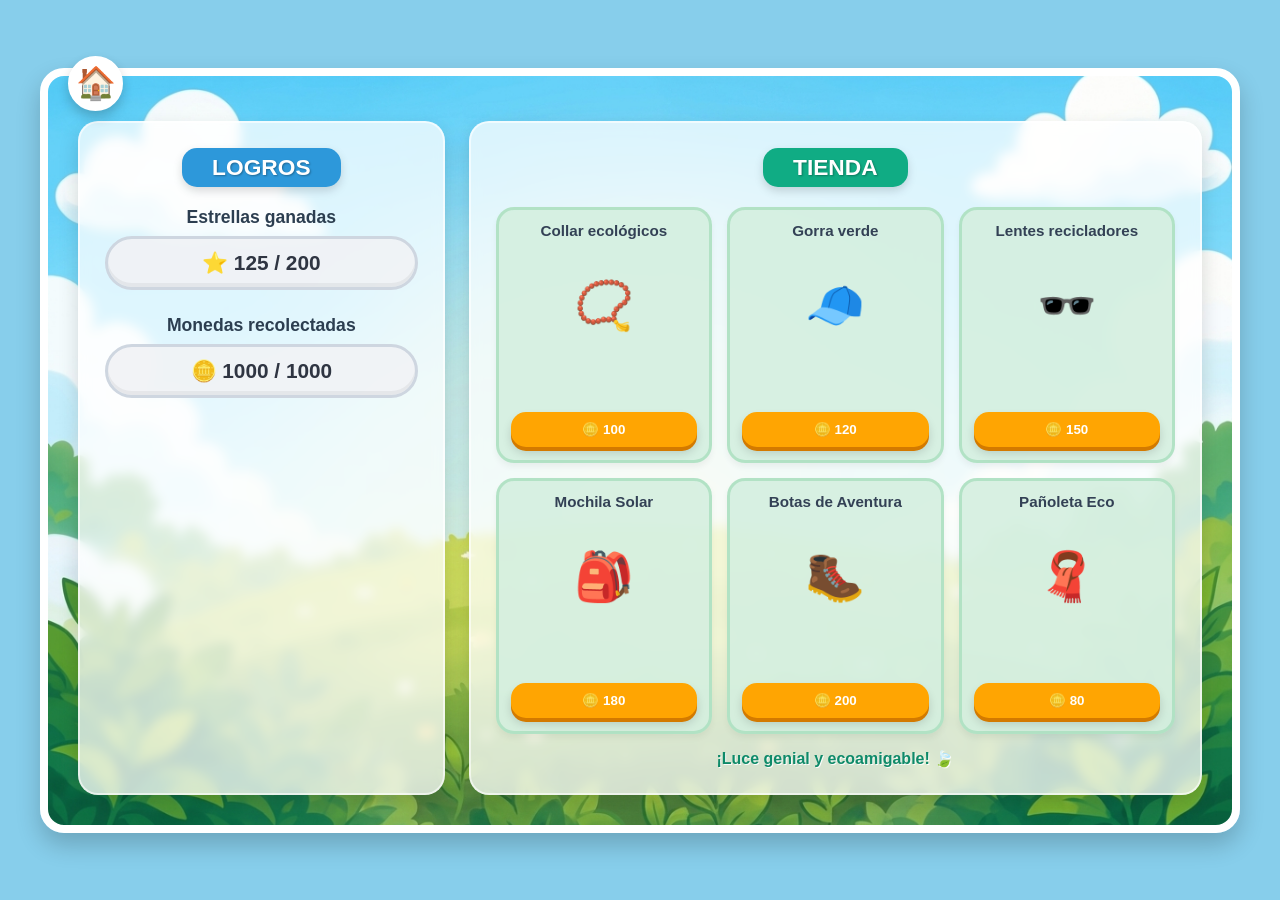
<file: html/tienda.html>
<!DOCTYPE html>
<html lang="es">

<head>
    <meta charset="UTF-8">
    <meta name="viewport" content="width=device-width, initial-scale=1.0">
    <title>EcoPet - Tienda</title>
    <link rel="stylesheet" href="../css/tienda.css">
</head>

<body>
    <div class="game-container">
        <a href="menu.html" class="back-home" aria-label="Volver al inicio">🏠</a>

        <div class="panel panel-logros">
            <h2>LOGROS</h2>
            <div class="stat-box">
                <p>Estrellas ganadas</p>
                <div class="badge">⭐ 125 / 200</div>
            </div>
            <div class="stat-box">
                <p>Monedas recolectadas</p>
                <div class="badge">🪙 <span id="saldo-monedas">1000</span> / 1000</div>
            </div>
        </div>

        <div class="panel panel-tienda">
            <h2>TIENDA</h2>
            <div class="items-market">
                <div class="shop-item" onclick="toggleDescription(this, event)">
                    <h4>Collar ecológicos</h4>
                    <div class="item-img">📿</div>
                    <p class="item-description">Hecho con semillas recicladas del bosque.</p>
                    <button class="btn-buy" id="btn-collar" onclick="buyItem(100, 'collar', this, event)">🪙
                        100</button>
                </div>
                <div class="shop-item" onclick="toggleDescription(this, event)">
                    <h4>Gorra verde</h4>
                    <div class="item-img">🧢</div>
                    <p class="item-description">Protección solar con estilo 100% plástico marino.</p>
                    <button class="btn-buy" id="btn-gorra" onclick="buyItem(120, 'gorra', this, event)">🪙 120</button>
                </div>
                <div class="shop-item" onclick="toggleDescription(this, event)">
                    <h4>Lentes recicladores</h4>
                    <div class="item-img">🕶️</div>
                    <p class="item-description">Diseño moderno fabricado con vidrio reutilizado.</p>
                    <button class="btn-buy" id="btn-lentes" onclick="buyItem(150, 'lentes', this, event)">🪙
                        150</button>
                </div>
                <div class="shop-item" onclick="toggleDescription(this, event)">
                    <h4>Mochila Solar</h4>
                    <div class="item-img">🎒</div>
                    <p class="item-description">Guarda sus juguetes mientras absorbe energía limpia.</p>
                    <button class="btn-buy" id="btn-mochila" onclick="buyItem(180, 'mochila', this, event)">🪙
                        180</button>
                </div>
                <div class="shop-item" onclick="toggleDescription(this, event)">
                    <h4>Botas de Aventura</h4>
                    <div class="item-img">🥾</div>
                    <p class="item-description">Hechas de caucho de llantas recicladas para todo terreno.</p>
                    <button class="btn-buy" id="btn-botas" onclick="buyItem(200, 'botas', this, event)">🪙 200</button>
                </div>
                <div class="shop-item" onclick="toggleDescription(this, event)">
                    <h4>Pañoleta Eco</h4>
                    <div class="item-img">🧣</div>
                    <p class="item-description">Tejida a mano con fibras de algodón orgánico rescatado.</p>
                    <button class="btn-buy" id="btn-panuleta" onclick="buyItem(80, 'panuleta', this, event)">🪙
                        80</button>
                </div>
            </div>
            <p class="footer-msg">¡Luce genial y ecoamigable! 🍃</p>
        </div>
    </div>

    <script>
        // Declaramos las variables globalmente para que todas las funciones accedan a ellas
        let saldo;
        let comprasRealizadas;

        // Ejecutar todo una vez que el DOM esté completamente cargado
        window.onload = function () {
            // 1. Sistema dinámico de Saldo
            saldo = 1000 || 1000;
            document.getElementById('saldo-monedas').innerText = saldo;

            // 2. Cargar ítems ya comprados
            comprasRealizadas = JSON.parse(localStorage.getItem('ecopet_compras')) || {};

            // 3. Verificar los botones comprados
            verificarComprados();
        };

        function verificarComprados() {
            for (const itemId in comprasRealizadas) {
                if (comprasRealizadas[itemId]) {
                    const btn = document.getElementById(`btn-${itemId}`);
                    if (btn) cambiarBotonComprado(btn);
                }
            }
        }

        function buyItem(costo, idObjeto, buttonElement, event) {
            event.stopPropagation();

            if (saldo >= costo) {
                saldo -= costo;
                localStorage.setItem('ecopet_saldo', saldo);
                document.getElementById('saldo-monedas').innerText = saldo;

                // Guardar compra del artículo específico
                comprasRealizadas[idObjeto] = true;
                localStorage.setItem('ecopet_compras', JSON.stringify(comprasRealizadas));

                cambiarBotonComprado(buttonElement);
                alert("¡Excelente adquisición para tu EcoPet! Pruébatelo en el vestidor desde el menú principal.");
            } else {
                alert("No tienes suficientes monedas. ¡Sigue reciclando!");
            }
        }

        function cambiarBotonComprado(elementoBtn) {
            elementoBtn.innerText = "¡Comprado!";
            elementoBtn.style.background = "#7f8c8d";
            elementoBtn.style.boxShadow = "none";
            elementoBtn.disabled = true;
        }

        function toggleDescription(cardElement, event) {
            cardElement.classList.toggle('active');
        }
    </script>
</body>

</html>
</file>
<file: index.css>
/* ==========================================================================
   1. RESET Y FONDO DE LA PANTALLA
   ========================================================================== */
* {
    margin: 0;
    padding: 0;
    box-sizing: border-box;
    font-family: 'Arial Rounded MT Bold', 'Comic Sans MS', sans-serif;
}

body {
    display: flex;
    justify-content: center;
    align-items: center;
    min-height: 100vh;
    background: linear-gradient(135deg, #87CEEB 0%, #4a90e2 100%);
    overflow: hidden;
}

/* ==========================================================================
   2. CONTENEDOR CENTRAL DE CARGA
   ========================================================================== */
.loader-container {
    display: flex;
    flex-direction: column;
    align-items: center;
    text-align: center;
    padding: 20px;
    width: 100%;
    max-width: 600px;
}

/* Título de la marca flotando mágicamente */
.loader-title {
    font-size: 5rem;
    color: #ff9d00;
    text-shadow: 3px 3px 0 #fff, -3px -3px 0 #fff, 3px -3px 0 #fff, -3px 3px 0 #fff, 0 8px 15px rgba(0, 0, 0, 0.15);
    letter-spacing: 3px;
    margin-bottom: 20px;
    animation: waveText 2s ease-in-out infinite;
}

/* ==========================================================================
   3. ANIMACIÓN DEL CACHORRO RUNNER
   ========================================================================== */
.character-loading {
    margin-bottom: 25px;
    position: relative;
}

.loading-avatar {
    width: 180px;
    height: auto;
    object-fit: contain;
    /* Combina flotar arriba/abajo con un leve bamboleo de alegría */
    animation: superFloat 1.8s ease-in-out infinite;
    filter: drop-shadow(0 8px 10px rgba(0,0,0,0.15));
}

/* Texto informativo alegre */
.loader-text {
    color: white;
    font-size: 1.4rem;
    font-weight: bold;
    text-shadow: 0 2px 4px rgba(0,0,0,0.2);
    margin-bottom: 20px;
    letter-spacing: 0.5px;
}

/* ==========================================================================
   4. BARRA DE PROGRESO 3D PREMIUM (CARTOON)
   ========================================================================== */
.progress-bar-container {
    width: 85%;
    height: 30px;
    background: rgba(255, 255, 255, 0.3);
    border: 4px solid #fff;
    border-radius: 50px;
    box-shadow: inset 0 4px 6px rgba(0, 0, 0, 0.15), 0 4px 10px rgba(0,0,0,0.1);
    overflow: hidden;
    position: relative;
}

/* El relleno verde que avanza dinámicamente */
.progress-bar-fill {
    height: 100%;
    width: 0%; /* Manejado dinámicamente por el JS */
    background-color: #4cd137;
    border-radius: 50px;
    /* Textura de rayas en movimiento típica de barras de carga */
    background-image: linear-gradient(
        45deg, 
        rgba(255,255,255,0.25) 25%, 
        transparent 25%, 
        transparent 50%, 
        rgba(255,255,255,0.25) 50%, 
        rgba(255,255,255,0.25) 75%, 
        transparent 75%, 
        transparent
    );
    background-size: 40px 40px;
    box-shadow: inset 0 -4px 0 rgba(0,0,0,0.2);
    transition: width 0.05s linear;
    animation: progressStripes 1s linear infinite;
}

/* ==========================================================================
   5. KEYFRAMES Y EFECTOS VISUALES
   ========================================================================== */
@keyframes superFloat {
    0%, 100% { 
        transform: translateY(0) rotate(0deg); 
    }
    50% { 
        transform: translateY(-20px) rotate(4deg); 
    }
}

@keyframes waveText {
    0%, 100% { 
        transform: scale(1); 
    }
    50% { 
        transform: scale(1.06); 
    }
}

@keyframes progressStripes {
    from { background-position: 0 0; }
    to { background-position: 40px 0; }
}
</file>
<file: css/aprender-mas.css>
/* ==========================================================================
   1. VARIABLES Y RESET
   ========================================================================== */
* {
    margin: 0;
    padding: 0;
    box-sizing: border-box;
    font-family: 'Arial Rounded MT Bold', 'Comic Sans MS', sans-serif;
}

body {
    display: flex;
    justify-content: center;
    align-items: center;
    min-height: 100vh;
    background: #87CEEB;
    overflow-x: hidden;
    padding: clamp(10px, 2vw, 25px);
}

/* ==========================================================================
   2. CONTENEDOR DE LA VENTANA REPRODUCIDO
   ========================================================================== */
.game-container {
    width: 100%;
    max-width: 1400px;
    height: 85vh;
    min-height: clamp(520px, 80vh, 900px);
    background: url('../imagenes/fonditoaprende.png') no-repeat center;
    background-size: cover;
    border: clamp(4px, 0.8vw, 8px) solid #fff;
    border-radius: 24px;
    box-shadow: 0 12px 24px rgba(0, 0, 0, 0.2);
    position: relative;
    display: flex;
    flex-direction: column;
    align-items: center;
    justify-content: space-between;
    padding: clamp(75px, 10vh, 90px) clamp(15px, 3vw, 40px) clamp(20px, 3vh, 35px) clamp(15px, 3vw, 40px);
    text-align: center;
    gap: 15px;
}

/* ==========================================================================
   3. BARRA DE MONEDAS Y RETORNO (ADAPTATIVA)
   ========================================================================== */
.resource-bar {
    position: absolute;
    top: clamp(12px, 2vh, 25px);
    left: clamp(15px, 3vw, 40px);
    right: clamp(15px, 3vw, 40px);
    display: flex;
    justify-content: space-between;
    align-items: center;
    z-index: 10;
}

.btn-volver {
    background-color: #e74c3c;
    color: white;
    text-decoration: none;
    font-weight: bold;
    font-size: clamp(0.95rem, 0.8rem + 0.4vw, 1.2rem);
    padding: clamp(6px, 1vh, 10px) clamp(15px, 2vw, 25px);
    border-radius: 50px;
    border: 3px solid white;
    box-shadow: 0 5px 0 #c0392b;
    transition: transform 0.1s, box-shadow 0.1s;
}

.btn-volver:hover {
    transform: translateY(1px);
    box-shadow: 0 4px 0 #c0392b;
}

.btn-volver:active {
    transform: translateY(5px);
    box-shadow: none;
}

.coin-status {
    background: #ff9d00;
    color: white;
    font-size: clamp(1.2rem, 1rem + 0.6vw, 1.8rem);
    font-weight: bold;
    padding: clamp(4px, 0.8vh, 6px) clamp(15px, 2vw, 25px);
    border-radius: 50px;
    border: 3px solid white;
    display: flex;
    align-items: center;
    gap: 8px;
    box-shadow: 0 4px 10px rgba(0, 0, 0, 0.15), inset 0 -4px 0 rgba(0, 0, 0, 0.2);
}

/* ==========================================================================
   4. PIZARRA BLANCA INTERNA (BOARD INTELIGENTE)
   ========================================================================== */
.board {
    background: rgba(255, 255, 255, 0.96);
    width: 100%;
    max-width: 1200px;
    flex-grow: 1;
    /* Distribuye el espacio vertical dinámicamente */
    border-radius: 24px;
    border: 5px solid #e2edf7;
    padding: clamp(15px, 2.5vh, 30px) clamp(15px, 2.5vw, 40px);
    text-align: center;
    box-shadow: 0 10px 0 rgba(0, 0, 0, 0.05);
    z-index: 2;
    overflow-y: auto;
    display: flex;
    flex-direction: column;
}

/* Títulos elásticos */
.main-title {
    font-size: clamp(1.6rem, 1.2rem + 1.4vw, 2.6rem);
    line-height: 1.1;
    margin-bottom: 6px;
    font-weight: 900;
}

.text-blue {
    color: #1e3799;
}

.text-orange {
    color: #f39c12;
}

.text-green {
    color: #27ae60;
}

.text-dark-blue {
    color: #0a3d62;
}

.text-navy {
    color: #0c2461;
}

.subtitle {
    color: #2c3e50;
    font-size: clamp(0.9rem, 0.8rem + 0.4vw, 1.2rem);
    line-height: 1.4;
    margin-bottom: 15px;
}

.text-orange-sub {
    color: #ff9d00;
    font-weight: bold;
}

/* ==========================================================================
   5. REJILLA DE TARJETAS CON AJUSTE AUTOMÁTICO
   ========================================================================== */
.categories-grid {
    display: grid;
    /* Las columnas se acomodan solas según la resolución de la pantalla */
    grid-template-columns: repeat(auto-fit, minmax(min(210px, 100%), 1fr));
    gap: clamp(12px, 1.5vw, 20px);
    margin-top: 5px;
    width: 100%;
    align-items: start;
}

.card {
    position: relative;
    border-radius: 24px;
    padding: 18px 12px;
    color: white;
    font-weight: bold;
    display: flex;
    flex-direction: column;
    align-items: center;
    justify-content: flex-start;
    min-height: clamp(160px, 22vh, 220px);
    height: auto;
    border: 4px dashed rgba(255, 255, 255, 0.5);
    box-shadow: inset 0 -6px 0 rgba(0, 0, 0, 0.15);
    overflow: hidden;
    cursor: pointer;
    transition: transform 0.2s, box-shadow 0.2s;
}

.card:hover {
    transform: scale(1.02);
}

/* Colores de los contenedores */
.card-azul {
    background-color: #2980b9;
}

.card-amarillo {
    background-color: #f1c40f;
}

.card-verde {
    background-color: #2ecc71;
}

.card-marron {
    background-color: #d35400;
}

.card h3 {
    font-size: clamp(1rem, 0.85rem + 0.3vw, 1.3rem);
    text-shadow: 1px 1px 3px rgba(0, 0, 0, 0.3);
    line-height: 1.2;
    margin-bottom: 8px;
}

.card-image-container {
    flex-grow: 1;
    display: flex;
    justify-content: center;
    align-items: center;
    width: 100%;
}

.card-img {
    max-height: clamp(65px, 7vh + 10px, 100px);
    width: auto;
    object-fit: contain;
    filter: drop-shadow(2px 4px 4px rgba(0, 0, 0, 0.15));
    transition: filter 0.3s ease;
}

/* ==========================================================================
   6. CAPA EXCLUSIVA DE BLOQUEO (OVERLAY)
   ========================================================================== */
.lock-overlay {
    position: absolute;
    top: 0;
    left: 0;
    width: 100%;
    height: 100%;
    background: rgba(30, 39, 46, 0.9);
    backdrop-filter: blur(4px);
    display: flex;
    flex-direction: column;
    justify-content: center;
    align-items: center;
    z-index: 5;
    gap: 8px;
    transition: opacity 0.3s ease, transform 0.3s ease;
}

.lock-icon {
    font-size: clamp(2rem, 1.5rem + 1vw, 2.8rem);
    animation: bounceLock 2s infinite ease-in-out;
}

.lock-cost {
    background: #ff9d00;
    color: white;
    padding: 5px 14px;
    border-radius: 30px;
    font-size: clamp(0.85rem, 0.75rem + 0.2vw, 1rem);
    font-weight: bold;
    border: 2px solid white;
    box-shadow: 0 4px 0 #d38100;
}

.card:not(.locked) .lock-overlay {
    opacity: 0;
    transform: scale(1.15);
    pointer-events: none;
}

.card.locked .card-img {
    filter: drop-shadow(2px 4px 4px rgba(0, 0, 0, 0.15)) blur(8px);
}

/* ==========================================================================
   7. CONTENIDO OCULTO (DATOS CURIOSOS)
   ========================================================================== */
.card-secret-content {
    max-height: 0;
    opacity: 0;
    overflow: hidden;
    transition: max-height 0.4s ease-out, opacity 0.3s ease-out;
}

.card-description {
    font-size: clamp(0.8rem, 0.75rem + 0.2vw, 0.95rem);
    font-weight: normal;
    line-height: 1.4;
    padding: 0 4px;
    text-shadow: 1px 1px 1px rgba(0, 0, 0, 0.2);
}

.fun-fact {
    background: rgba(255, 255, 255, 0.25);
    border-radius: 15px;
    padding: 8px 12px;
    margin-top: 10px;
    font-size: clamp(0.75rem, 0.7rem + 0.1vw, 0.85rem);
    font-weight: normal;
    text-align: left;
    border-left: 5px solid #fff;
    line-height: 1.4;
    color: #fff;
}

.card.active .card-secret-content {
    max-height: 320px;
    opacity: 1;
    margin-top: 12px;
}

/* ==========================================================================
   8. MASCOTA ECOPET CON DESPLAZAMIENTO REFORZADO
   ========================================================================== */
.character-ecopet {
    position: absolute;
    /* Ajustado para que se asome elegantemente a la izquierda sin romperse */
    left: clamp(-130px, -8vw, -50px);
    bottom: 5vh;
    z-index: 3;
    pointer-events: none;
}

.ecopet-avatar {
    width: calc(180px + 8vw);
    max-width: 320px;
    height: auto;
    animation: floatDog 3.5s ease-in-out infinite;
    filter: drop-shadow(5px 5px 10px rgba(0, 0, 0, 0.15));
}

/* Contenedor del botón inferior */
.button-container {
    position: relative;
    margin-top: 5px;
    z-index: 4;
    width: 100%;
    display: flex;
    justify-content: center;
}

.btn-aprender {
    display: inline-block;
    background-color: #27ae60;
    color: white;
    font-size: clamp(1.2rem, 1rem + 1vw, 2rem);
    font-weight: bold;
    padding: 10px clamp(40px, 5vw, 80px);
    border-radius: 50px;
    border: 4px solid #fff;
    text-decoration: none;
    box-shadow: 0 6px 0 #1e7e43, 0 10px 15px rgba(0, 0, 0, 0.25);
    text-shadow: 2px 2px 0px rgba(0, 0, 0, 0.2);
    transition: transform 0.1s, box-shadow 0.1s;
    cursor: pointer;
}

.btn-aprender:hover {
    transform: translateY(2px);
    box-shadow: 0 4px 0 #1e7e43, 0 8px 12px rgba(0, 0, 0, 0.25);
}

.btn-aprender:active {
    transform: translateY(6px);
    box-shadow: none;
}

/* ==========================================================================
   REDUCCIÓN ADAPTATIVA: MONITOR LAPTOP MEDIANO
   ========================================================================== */
@media (max-width: 1350px) {
    .ecopet-avatar {
        max-width: 210px;
        /* Reducción milimétrica de soporte */
    }
}

/* Ocultar perrito en pantallas intermedias para proteger la rejilla */
@media (max-width: 1150px) {
    .character-ecopet {
        display: none;
    }

    .game-container {
        height: 80vh;
        padding-top: 80px;
    }
}

/* ==========================================================================
   OPTIMIZACIÓN PROFESIONAL PARA CELULARES
   ========================================================================== */
@media (max-width: 768px) {
    body {
        padding: 8px;
        overflow-y: auto;
        align-items: flex-start;
    }

    .game-container {
        height: auto;
        min-height: calc(100vh - 16px);
        padding: 75px 10px 85px 10px;
        /* Colchón superior para barra e inferior para botón */
        border: 5px solid #fff;
        border-radius: 16px;
        justify-content: flex-start;
        gap: 10px;
    }

    .resource-bar {
        top: 12px;
        left: 10px;
        right: 10px;
    }

    .btn-volver {
        font-size: 0.9rem;
        padding: 6px 14px;
        border-radius: 30px;
    }

    .coin-status {
        font-size: 1.15rem;
        padding: 4px 12px;
        gap: 5px;
    }

    .board {
        width: 100%;
        height: auto;
        flex-grow: 0;
        padding: 15px 10px;
        border-radius: 20px;
        overflow-y: visible;
        /* El scroll fluye vertical general en móviles */
    }

    .main-title {
        font-size: 1.6rem;
    }

    .subtitle {
        font-size: 0.95rem;
        margin-bottom: 12px;
    }

    /* Forzamos cuadrícula exacta de 2 columnas en Smartphones estándar */
    .categories-grid {
        grid-template-columns: repeat(2, 1fr);
        gap: 8px;
    }

    /* Celulares extremadamente delgados */
    @media (max-width: 400px) {
        .categories-grid {
            grid-template-columns: 1fr;
        }
    }

    .card {
        min-height: 140px;
        padding: 10px 8px;
        border-radius: 18px;
    }

    .card h3 {
        font-size: 0.95rem;
    }

    .card-img {
        max-height: 60px;
    }

    .lock-icon {
        font-size: 1.9rem;
    }

    .character-ecopet {
        display: block;
        position: relative;
        left: auto;
        bottom: auto;
        margin: 10px 0 5px 0;
        z-index: 2;
    }

    .ecopet-avatar {
        width: 105px;
    }

    /* Anclamos el botón de acción al fondo de manera flotante fija */
    .button-container {
        position: fixed;
        bottom: 0;
        left: 0;
        width: 100%;
        background: linear-gradient(transparent, #87CEEB 30%);
        padding: 12px;
        margin-top: 0;
    }

    .btn-aprender {
        font-size: 1.35rem;
        padding: 10px 0;
        width: 100%;
        max-width: 260px;
        box-shadow: 0 5px 0 #1e7e43, 0 8px 12px rgba(0, 0, 0, 0.3);
    }

    .btn-aprender:active {
        transform: translateY(5px);
    }
}

/* ==========================================================================
   9. KEYFRAMES ANIMACIONES
   ========================================================================== */
@keyframes floatDog {

    0%,
    100% {
        transform: translateY(0);
    }

    50% {
        transform: translateY(-10px);
    }
}

@keyframes bounceLock {

    0%,
    100% {
        transform: translateY(0);
    }

    50% {
        transform: translateY(-6px);
    }
}
</file>
<file: css/aprendizaje.css>
/* ==========================================
   ESTILOS GLOBALES
   ========================================== */
* {
    margin: 0;
    padding: 0;
    box-sizing: border-box;
    font-family: 'Arial Rounded MT Bold', 'Comic Sans MS', sans-serif;
}

body {
    background: #87CEEB;
    display: flex;
    justify-content: center;
    align-items: center;
    min-height: 100vh;
    padding: clamp(10px, 2vw, 30px);
    overflow-x: hidden;
}

/* ==========================================
   CONTENEDOR PRINCIPAL UNIVERSAL
   ========================================== */
.game-container {
    width: 100%;
    max-width: 1400px;
    height: 85vh;
    min-height: clamp(500px, 80vh, 900px);
    background: url('../imagenes/fonditoaprende.png') no-repeat center;
    background-size: cover;
    border: clamp(4px, 0.8vw, 8px) solid #fff;
    border-radius: 24px;
    box-shadow: 0 12px 24px rgba(0, 0, 0, 0.2);
    position: relative;
    display: flex;
    flex-direction: column;
    align-items: center;
    justify-content: space-between;
    padding: clamp(15px, 3vh, 40px) clamp(15px, 3vw, 40px);
    text-align: center;
    gap: 15px;
}

/* Pizarra blanca central inteligente */
.board {
    background: rgba(255, 255, 255, 0.95);
    width: 100%;
    max-width: 1200px;
    flex-grow: 1;
    /* Ocupa el espacio disponible limpiamente */
    overflow-y: auto;
    border-radius: 20px;
    border: 5px solid #e2edf7;
    padding: clamp(15px, 2.5vh, 30px) clamp(10px, 2vw, 30px);
    text-align: center;
    box-shadow: 0 12px 0 rgba(0, 0, 0, 0.05);
    z-index: 2;
    display: flex;
    flex-direction: column;
}

/* ==========================================
   TEXTOS Y TÍTULOS ADAPTATIVOS
   ========================================== */
.main-title {
    font-size: clamp(1.6rem, 1.2rem + 1.5vw, 2.8rem);
    line-height: 1.1;
    margin-bottom: 5px;
    font-weight: 900;
    text-shadow: 1px 1px 0px #fff;
}

.text-blue {
    color: #1e3799;
}

.text-orange {
    color: #f39c12;
}

.text-green {
    color: #27ae60;
}

.text-dark-blue {
    color: #0a3d62;
}

.text-navy {
    color: #0c2461;
}

.subtitle {
    color: #1c2833;
    font-size: clamp(0.9rem, 0.8rem + 0.5vw, 1.2rem);
    line-height: 1.3;
    margin-bottom: 12px;
}

.text-green-sub {
    color: #27ae60;
    font-weight: bold;
}

/* ==========================================
   GRID FLUIDO AUTO-ADAPTABLE
   ========================================== */
.categories-grid {
    display: grid;
    /* Las columnas se calculan solas según el espacio horizontal */
    grid-template-columns: repeat(auto-fit, minmax(min(210px, 100%), 1fr));
    gap: clamp(10px, 1vw, 20px);
    margin-top: 5px;
    width: 100%;
    align-items: start;
}

.card {
    border-radius: 20px;
    padding: 15px 12px;
    color: white;
    font-weight: bold;
    display: flex;
    flex-direction: column;
    align-items: center;
    justify-content: flex-start;
    min-height: clamp(140px, 20vh, 190px);
    height: auto;
    border: 3px dashed rgba(255, 255, 255, 0.6);
    box-shadow: inset 0 -6px 0 rgba(0, 0, 0, 0.15);
    position: relative;
    cursor: pointer;
    transition: transform 0.2s, box-shadow 0.2s;
}

.card:hover {
    transform: scale(1.02);
}

.card.active {
    box-shadow: inset 0 -6px 0 rgba(0, 0, 0, 0.15), 0 8px 16px rgba(0, 0, 0, 0.2);
    transform: scale(1.01);
}

.card h3 {
    font-size: clamp(0.9rem, 0.8rem + 0.3vw, 1.1rem);
    text-shadow: 1px 1px 2px rgba(0, 0, 0, 0.3);
    line-height: 1.2;
}

.card-image-container {
    flex-grow: 1;
    display: flex;
    justify-content: center;
    align-items: center;
    width: 100%;
    margin: 8px 0;
}

.card-img {
    max-height: clamp(55px, 6vh + 10px, 100px);
    width: auto;
    object-fit: contain;
    filter: drop-shadow(2px 3px 3px rgba(0, 0, 0, 0.15));
}

/* Colores de las tarjetas */
.card-azul {
    background-color: #2980b9;
}

.card-amarillo {
    background-color: #f1c40f;
}

.card-verde {
    background-color: #2ecc71;
}

.card-marron {
    background-color: #d35400;
}

/* Descripción Adaptativa */
.card-description {
    max-height: 0;
    opacity: 0;
    overflow: hidden;
    font-size: clamp(0.78rem, 0.7rem + 0.2vw, 0.9rem);
    font-weight: normal;
    margin-top: 0;
    line-height: 1.3;
    padding: 0 4px;
    text-shadow: 1px 1px 1px rgba(0, 0, 0, 0.2);
    transition: max-height 0.3s ease-out, opacity 0.2s ease-out, margin-top 0.3s ease-out;
}

.card.active .card-description {
    max-height: 200px;
    opacity: 1;
    margin-top: 10px;
}

/* ==========================================
   PERSONAJE ECOPET (Posición segura por dentro)
   ========================================== */
.character-ecopet {
    position: absolute;
    /* Permite que se mueva más hacia afuera (hasta -130px en pantallas grandes) */
    left: clamp(-130px, -8vw, -50px);
    bottom: 4vh;
    z-index: 3;
    pointer-events: none;
}

.ecopet-avatar {
    /* Tamaño elástico controlado para que no opaque la pizarra */
    width: calc(180px + 8vw);
    height: auto;
    max-width: 320px;
    animation: float-dog 3.5s ease-in-out infinite;
    filter: drop-shadow(5px 5px 10px rgba(0, 0, 0, 0.15));
}

/* ==========================================
   BOTÓN INFERIOR
   ========================================== */
.button-container {
    position: relative;
    margin-top: 5px;
    z-index: 4;
    width: 100%;
    display: flex;
    justify-content: center;
}

.btn-aprender {
    display: inline-block;
    background-color: #27ae60;
    color: white;
    font-size: clamp(1.2rem, 1rem + 1vw, 2rem);
    font-weight: bold;
    padding: 10px clamp(40px, 5vw, 80px);
    border-radius: 50px;
    border: 4px solid #fff;
    text-decoration: none;
    box-shadow: 0 6px 0 #1e7e43, 0 10px 15px rgba(0, 0, 0, 0.25);
    text-shadow: 2px 2px 0px rgba(0, 0, 0, 0.2);
    transition: transform 0.1s, box-shadow 0.1s;
    cursor: pointer;
}

.btn-aprender:hover {
    transform: translateY(2px);
    box-shadow: 0 4px 0 #1e7e43, 0 8px 12px rgba(0, 0, 0, 0.25);
}

.btn-aprender:active {
    transform: translateY(6px);
    box-shadow: none;
}

/* ==========================================
   REDUCCIÓN ADAPTATIVA: LAPTOPS MEDIANAS
   ========================================== */
@media (max-width: 1350px) {
    .ecopet-avatar {
        max-width: 220px;
        /* Se achica un poco para no chocar si la pantalla no es tan ancha */
    }
}

/* ==========================================
   PUNTO INTERMEDIO: LAPTOPS PEQUEÑAS / TABLETS
   ========================================== */
@media (max-width: 1150px) {
    .character-ecopet {
        display: none;
        /* Se oculta para dar espacio completo al contenido */
    }

    .game-container {
        height: 80vh;
        padding: 20px;
    }
}

@media (max-width: 1024px) {
    .game-container {
        height: 82vh;
    }
}

/* ==========================================
   OPTIMIZACIÓN EXCLUSIVA PARA CELULARES
   ========================================== */
@media (max-width: 768px) {
    body {
        padding: 8px;
        overflow-y: auto;
        align-items: flex-start;
    }

    .game-container {
        height: auto;
        min-height: calc(100vh - 16px);
        padding: 15px 10px 85px 10px;
        /* Colchón para el botón fixed inferior */
        border: 5px solid #fff;
        border-radius: 16px;
        justify-content: flex-start;
        gap: 10px;
    }

    .board {
        width: 100%;
        height: auto;
        flex-grow: 0;
        padding: 15px 10px;
        border-radius: 20px;
        overflow-y: visible;
        /* El scroll general lo maneja el cuerpo nativo */
    }

    .main-title {
        font-size: 1.65rem;
    }

    .subtitle {
        font-size: 0.95rem;
        padding: 0 2px;
        margin-bottom: 10px;
    }

    /* Cuadrícula ergonómica de 2 columnas en celulares */
    .categories-grid {
        grid-template-columns: repeat(2, 1fr);
        gap: 8px;
    }

    .card {
        min-height: 135px;
        padding: 10px 6px;
        border-radius: 16px;
    }

    .card h3 {
        font-size: 0.9rem;
    }

    .card-img {
        max-height: 60px;
    }

    /* Reintroducción ordenada del Ecopet abajo de la pizarra en móvil */
    .character-ecopet {
        display: block;
        position: relative;
        left: auto;
        bottom: auto;
        margin: 10px 0 5px 0;
        z-index: 2;
    }

    .ecopet-avatar {
        width: 110px;
    }

    /* Botón flotante anclado abajo del celular */
    .button-container {
        position: fixed;
        bottom: 0;
        left: 0;
        width: 100%;
        background: linear-gradient(transparent, #87CEEB 30%);
        padding: 12px;
        margin-top: 0;
    }

    .btn-aprender {
        font-size: 1.35rem;
        padding: 10px 0;
        width: 100%;
        max-width: 260px;
        box-shadow: 0 5px 0 #1e7e43, 0 8px 12px rgba(0, 0, 0, 0.3);
    }

    .btn-aprender:active {
        transform: translateY(5px);
    }
}

/* ==========================================
   ANIMACIONES
   ========================================== */
@keyframes float-dog {

    0%,
    100% {
        transform: translateY(0);
    }

    50% {
        transform: translateY(-10px);
    }
}
</file>
<file: css/inicio.css>
/* ==========================================
   ESTILOS GENERALES (RESET & BASE)
   ========================================== */
* {
    margin: 0;
    padding: 0;
    box-sizing: border-box;
    font-family: 'Arial Rounded MT Bold', 'Comic Sans MS', sans-serif;
}

body {
    background: #87CEEB;
    display: flex;
    justify-content: center;
    align-items: center;
    min-height: 100vh;
    overflow-x: hidden;
    padding: 20px;
}

/* Contenedor principal adaptable */
.game-container {
    width: 100%;
    max-width: 1400px;
    height: 85vh;
    min-height: 550px;
    background: url('../imagenes/fondoinicio.png') no-repeat center;
    background-size: cover;
    border: 8px solid #fff;
    border-radius: 24px;
    box-shadow: 0 12px 24px rgba(0, 0, 0, 0.2);
    position: relative;
    display: flex;
    flex-direction: column;
    align-items: center;
    justify-content: space-between;
    padding: 40px;
    text-align: center;
}

/* Título con escalado elástico fluido */
.logo-title {
    font-size: calc(2.5rem + 3vw);
    /* Escala suavemente entre pantallas */
    color: #ff9d00;
    text-shadow: 3px 3px 0 #fff, -3px -3px 0 #fff, 3px -3px 0 #fff, -3px 3px 0 #fff, 0 6px 10px rgba(0, 0, 0, 0.15);
    letter-spacing: 4px;
    animation: float 3s ease-in-out infinite;
    line-height: 1.1;
    margin-bottom: 10px;
}

/* Contenido principal */
.main-content h2 {
    color: #1d3557;
    font-size: calc(1.4rem + 1vw);
    margin-bottom: 10px;
}

.main-content p {
    color: #1d3557;
    font-size: calc(1rem + 0.5vw);
    font-weight: bold;
}

.character-zone {
    display: flex;
    justify-content: center;
    align-items: flex-end;
    margin: 15px 0;
}

/* Avatar del perrito adaptable */
.ecopet-avatar {
    width: 100%;
    max-width: 260px;
    height: auto;
    object-fit: contain;
    max-height: 25vh;
    animation: float-dog 3.5s ease-in-out infinite;
}

/* Botón Jugar con dimensiones máximas controladas */
.btn-jugar {
    display: inline-block;
    background-color: #4cd137;
    color: white;
    font-size: calc(1.3rem + 1vw);
    font-weight: bold;
    padding: 12px 80px;
    border-radius: 50px;
    text-decoration: none;
    border: 4px solid #fff;
    box-shadow: 0 8px 0 #359824, 0 12px 20px rgba(0, 0, 0, 0.3);
    transition: transform 0.1s, box-shadow 0.1s;
    cursor: pointer;
    max-width: 100%;
    white-space: nowrap;
}

.btn-jugar:hover {
    transform: translateY(2px);
    box-shadow: 0 6px 0 #359824, 0 10px 15px rgba(0, 0, 0, 0.3);
}

.btn-jugar:active {
    transform: translateY(8px);
    box-shadow: none;
}

/* ==========================================
   PUNTO INTERMEDIO: TABLETS Y LAPTOPS
   ========================================== */
@media (max-width: 1024px) {
    .game-container {
        height: 80vh;
        padding: 30px;
    }

    .btn-jugar {
        padding: 12px 50px;
    }
}

/* ==========================================
   OPTIMIZACIÓN EXCLUSIVA PARA CELULARES
   ========================================== */
@media (max-width: 768px) {
    body {
        padding: 10px;
        align-items: flex-start;
    }

    .game-container {
        height: auto;
        min-height: calc(100vh - 20px);
        padding: 25px 15px;
        border: 5px solid #fff;
        border-radius: 16px;
        justify-content: center;
        gap: 15px;
    }

    .logo-title {
        font-size: 2.2rem;
        letter-spacing: 1px;
        text-shadow: 2px 2px 0 #fff, -2px -2px 0 #fff, 2px -2px 0 #fff, -2px 2px 0 #fff, 0 4px 6px rgba(0, 0, 0, 0.15);
    }

    .main-content h2 {
        font-size: 1.3rem;
        line-height: 1.3;
    }

    .main-content p {
        font-size: 1rem;
        margin-top: 5px;
    }

    .character-zone {
        margin: 5px 0;
    }

    .ecopet-avatar {
        max-width: 130px;
        max-height: 22vh;
    }

    .btn-jugar {
        font-size: 1.5rem;
        padding: 10px 0;
        width: 100%;
        max-width: 250px;
        box-shadow: 0 5px 0 #359824, 0 8px 12px rgba(0, 0, 0, 0.3);
    }

    .btn-jugar:active {
        transform: translateY(5px);
    }
}

/* ==========================================
   ANIMACIONES
   ========================================== */
@keyframes float {

    0%,
    100% {
        transform: translateY(0);
    }

    50% {
        transform: translateY(-8px);
    }
}

@keyframes float-dog {

    0%,
    100% {
        transform: translateY(0);
    }

    50% {
        transform: translateY(-12px);
    }
}
</file>
<file: css/juego-drag.css>
/* ==========================================
   1. ESTILOS GLOBALES Y BASE
   ========================================== */
* {
    margin: 0;
    padding: 0;
    box-sizing: border-box;
    font-family: 'Arial Rounded MT Bold', 'Comic Sans MS', sans-serif;
}

body {
    background: #87CEEB;
    display: flex;
    justify-content: center;
    align-items: center;
    min-height: 100vh;
    overflow-x: hidden;
    padding: clamp(10px, 2vw, 25px);
}

/* Contenedor principal universal */
.game-container {
    width: 100%;
    max-width: 1400px;
    height: 85vh;
    min-height: clamp(520px, 80vh, 900px);
    background: url('../imagenes/fonditodrag.png') no-repeat center;
    background-size: cover;
    border: clamp(4px, 0.8vw, 8px) solid #fff;
    border-radius: 24px;
    box-shadow: 0 12px 24px rgba(0, 0, 0, 0.2);
    display: flex;
    flex-direction: column;
    justify-content: space-between;
    padding: clamp(15px, 3vh, 35px) clamp(15px, 3vw, 40px);
    position: relative;
    gap: 15px;
}

/* ==========================================
   2. BARRA DE ESTADO SUPERIOR
   ========================================== */
.status-bar {
    display: flex;
    justify-content: space-between;
    align-items: center;
    width: 100%;
    z-index: 6;
    gap: 10px;
}

.vidas,
.monedas {
    background: rgba(25, 25, 25, 0.6);
    color: white;
    padding: clamp(6px, 1.2vh, 10px) clamp(12px, 1.5vw, 20px);
    border-radius: 20px;
    font-weight: bold;
    font-size: clamp(1rem, 0.8rem + 0.5vw, 1.4rem);
    box-shadow: 0 4px 6px rgba(0, 0, 0, 0.1);
}

.progreso-bar {
    width: 40%;
    height: clamp(18px, 2.5vh, 25px);
    background: #eee;
    border-radius: 15px;
    border: 3px solid #fff;
    overflow: hidden;
    box-shadow: inset 0 2px 5px rgba(0, 0, 0, 0.2);
}

.llenado {
    width: 60%;
    height: 100%;
    background: #4cd137;
    transition: width 0.3s ease;
}

/* ==========================================
   3. ÁREA CENTRAL DE JUEGO (OBJETO A ARRASTRAR)
   ========================================= */
.game-field {
    display: flex;
    justify-content: center;
    align-items: center;
    flex-grow: 1;
    /* Absorbe el espacio dinámicamente sin desbordar */
    position: relative;
    margin: 10px 0;
    width: 100%;
}

.draggable-zone {
    text-align: center;
    display: flex;
    flex-direction: column;
    align-items: center;
    justify-content: center;
    z-index: 4;
}

.item-objeto {
    font-size: clamp(4rem, 3rem + 3vw, 6rem);
    cursor: grab;
    animation: pulse 1.5s infinite ease-in-out;
    filter: drop-shadow(0 8px 6px rgba(0, 0, 0, 0.2));
    user-select: none;
    display: inline-block;
    padding: 10px;
    border-radius: 20px;
    transition: background-color 0.3s;
}

.item-objeto:active {
    cursor: grabbing;
}

/* Efecto feedback de selección móvil */
.selected-item {
    background-color: rgba(255, 255, 255, 0.4);
    border: 4px dashed #ff9d00;
    animation: pulse 0.8s infinite ease-in-out !important;
}

.indicador {
    color: #1e3799;
    font-size: clamp(1.1rem, 0.9rem + 0.4vw, 1.5rem);
    font-weight: bold;
    text-shadow: 2px 2px 0 #fff;
    margin-top: 5px;
    margin-bottom: 10px;
}

/* ==========================================
   4. CONTENEDOR DE BOTES / TACHOS
   ========================================== */
.bins-container {
    display: grid;
    grid-template-columns: repeat(4, 1fr);
    gap: clamp(10px, 1.2vw, 18px);
    width: 100%;
    max-width: 1000px;
    margin: 0 auto;
    z-index: 5;
    align-items: start;
}

.bin {
    border-radius: 20px;
    padding: 15px 10px;
    color: white;
    font-weight: bold;
    font-size: clamp(0.95rem, 0.85rem + 0.3vw, 1.2rem);
    text-align: center;
    display: flex;
    flex-direction: column;
    align-items: center;
    justify-content: flex-start;
    min-height: clamp(130px, 18vh, 180px);
    height: auto;
    border: 3px dashed rgba(255, 255, 255, 0.6);
    box-shadow: inset 0 -6px 0 rgba(0, 0, 0, 0.15), 0 8px 20px rgba(0, 0, 0, 0.15);
    position: relative;
    cursor: pointer;
    transition: transform 0.2s, box-shadow 0.2s;
}

.bin:hover {
    transform: scale(1.02);
}

.bin-image-container {
    flex-grow: 1;
    display: flex;
    justify-content: center;
    align-items: center;
    width: 100%;
    margin-top: 5px;
}

.bin-img {
    max-height: clamp(60px, 7vh + 10px, 95px);
    width: auto;
    object-fit: contain;
    filter: drop-shadow(2px 4px 4px rgba(0, 0, 0, 0.2));
}

.bin-azul {
    background-color: #2980b9;
}

.bin-amarillo {
    background-color: #f1c40f;
}

.bin-verde {
    background-color: #2ecc71;
}

.bin-marron {
    background-color: #d35400;
}

/* Botonería e Inferior */
.button-container-footer {
    text-align: right;
    z-index: 6;
    width: 100%;
}

.btn-reiniciar {
    background-color: #ff4757;
    color: white;
    font-size: 1.2rem;
    font-weight: bold;
    padding: 10px 25px;
    border: 4px solid #fff;
    border-radius: 25px;
    cursor: pointer;
    box-shadow: 0 6px 0 #b33939, 0 8px 15px rgba(0, 0, 0, 0.3);
    transition: transform 0.1s, box-shadow 0.1s;
    margin-right: 10px;
}

.btn-siguiente {
    display: inline-block;
    text-decoration: none;
    color: white;
    background-color: #2b4c7e;
    padding: 10px 35px;
    border-radius: 50px;
    font-weight: bold;
    font-size: clamp(1.2rem, 1rem + 0.4vw, 1.5rem);
    border: 3px solid #fff;
    box-shadow: 0 5px 0 #1b3252, 0 6px 10px rgba(0, 0, 0, 0.2);
    transition: background-color 0.2s, transform 0.1s;
    animation: pulse 1.2s infinite ease-in-out;
}

.btn-siguiente:active {
    transform: translateY(3px);
    box-shadow: 0 2px 0 #1b3252, 0 3px 5px rgba(0, 0, 0, 0.2);
}

/* ==========================================
   5. PERSONAJE ECOPET (Posicionado firme dentro del campo)
   ========================================== */
.mascota-status {
    position: absolute;
    /* Se posiciona de forma segura por dentro del recuadro blanco a la izquierda */
    left: clamp(10px, 2vw, 35px);
    /* Clavado al fondo para que camine sobre el césped */
    bottom: 4px;
    z-index: 3;
    pointer-events: none;
}

.mascota-status img {
    /* Ajustamos el tamaño elástico para que en PC no tape la caja de Papel y Cartón */
    width: calc(140px + 10vw);
    max-width: 260px;
    height: auto;
    filter: drop-shadow(3px 5px 6px rgba(0, 0, 0, 0.3));
}

/* Popups de feedback generales */
.popup {
    position: absolute;
    padding: 12px 30px;
    border-radius: 25px;
    font-size: clamp(1.2rem, 1rem + 0.5vw, 1.6rem);
    font-weight: bold;
    color: white;
    top: 25%;
    z-index: 10;
    border: 5px solid #fff;
    box-shadow: 0 10px 25px rgba(0, 0, 0, 0.3);
    animation: popIn 0.3s cubic-bezier(0.175, 0.885, 0.32, 1.275);
}

.correct {
    right: 15%;
    background: #4cd137;
}

.incorrect {
    right: 15%;
    background: #ff4757;
}

/* ==========================================
   6. RESPONSIVIDAD: LAPTOPS COMPACTAS Y TABLETS
   ========================================== */
@media (max-width: 1150px) {
    .mascota-status {
        max-width: 200px;
        left: -50px;
        /* Reducción de invasión lateral en laptops */
    }

    .game-container {
        height: 82vh;
    }
}

@media (max-width: 992px) {
    .mascota-status {
        display: none;
        /* Se oculta para priorizar los toques sobre los tachos */
    }
}

/* ==========================================
   7. OPTIMIZACIÓN EXCLUSIVA PARA CELULARES
   ========================================== */
@media (max-width: 768px) {
    body {
        padding: 6px;
        overflow-y: auto;
        align-items: flex-start;
    }

    .game-container {
        height: auto;
        min-height: calc(100vh - 12px);
        padding: 15px 10px 20px 10px;
        border: 5px solid #fff;
        border-radius: 16px;
        justify-content: flex-start;
        gap: 12px;
    }

    .vidas,
    .monedas {
        font-size: 0.95rem;
        padding: 6px 12px;
        border-radius: 12px;
    }

    .progreso-bar {
        width: 35%;
        height: 18px;
    }

    .game-field {
        margin: 5px 0;
        min-height: 140px;
    }

    .item-objeto {
        font-size: 4.2rem;
    }

    .indicador {
        font-size: 1.05rem;
        margin-bottom: 5px;
    }

    .popup {
        font-size: 1.15rem;
        padding: 10px 15px;
        top: 12%;
        right: auto;
        left: 50%;
        transform: translateX(-50%);
        width: 85%;
        text-align: center;
    }

    /* Tachos reestructurados limpiamente en 2 columnas */
    .bins-container {
        grid-template-columns: repeat(2, 1fr);
        gap: 8px;
        width: 100%;
    }

    .bin {
        min-height: 115px;
        padding: 8px 4px;
        border-radius: 15px;
    }

    .bin h3 {
        font-size: 0.9rem;
    }

    .bin-img {
        max-height: 52px;
    }

    /* Reubicación inteligente del perrito estilo marca de agua al fondo de la pantalla móvil */
    .mascota-status {
        display: block;
        position: absolute;
        bottom: 0;
        left: -10px;
        z-index: 1;
        opacity: 0.3;
    }

    .mascota-status img {
        width: 115px;
    }

    .button-container-footer {
        text-align: center;
        width: 100%;
        margin-top: 5px;
    }

    .btn-siguiente {
        font-size: 1.25rem;
        padding: 10px 0;
        width: 100%;
        max-width: 240px;
        box-shadow: 0 4px 0 #1b3252, 0 6px 10px rgba(0, 0, 0, 0.25);
    }
}

/* ==========================================
   8. ANIMACIONES Y KEYFRAMES
   ========================================== */
@keyframes pulse {

    0%,
    100% {
        transform: scale(1);
    }

    50% {
        transform: scale(1.03);
    }
}

@keyframes popIn {
    0% {
        transform: scale(0);
        opacity: 0;
    }

    100% {
        transform: scale(1);
        opacity: 1;
    }
}
</file>
<file: css/login.css>
/* ==========================================
   ESTILOS GENERALES (RESET & BASE)
   ========================================== */
* {
    margin: 0;
    padding: 0;
    box-sizing: border-box;
    font-family: 'Arial Rounded MT Bold', 'Comic Sans MS', sans-serif;
}

body {
    display: flex;
    justify-content: center;
    align-items: center;
    min-height: 100vh;
    background: #87CEEB;
    padding: 20px;
    overflow-x: hidden;
}

/* Contenedor principal para PC y laptops */
.game-container {
    width: 100%;
    max-width: 1400px;
    height: 85vh;
    min-height: 550px;
    background: #b6f393 url('../imagenes/fonditologin.png') no-repeat center;
    background-size: cover;
    border: 8px solid #fff;
    border-radius: 24px;
    display: flex;
    flex-direction: column;
    align-items: center;
    justify-content: center;
    padding: 40px;
    position: relative;
    box-shadow: 0 12px 24px rgba(0, 0, 0, 0.2);
}

.avatar-header {
    margin-bottom: 20px;
    z-index: 2;
    width: 100%;
    display: flex;
    justify-content: center;
}

/* El perrito elástico (Se encoge suavemente en pantallas intermedias) */
.ecopet-mini {
    width: 100%;
    max-width: calc(180px + 15vw);
    /* Tamaño dinámico perfecto para PC/Laptop */
    height: auto;
    object-fit: contain;
    max-height: 28vh;
    animation: float-dog 3.5s ease-in-out infinite;
}

/* Caja de la pregunta con tipografía adaptativa */
.question-box {
    background: white;
    padding: 15px 40px;
    border-radius: 30px;
    border: 4px solid #b2ec5d;
    box-shadow: 0 6px 0 rgba(0, 0, 0, 0.05);
    text-align: center;
    z-index: 1;
    margin-bottom: 25px;
    max-width: 90%;
}

.question-box h2 {
    font-size: calc(1.3rem + 1vw);
    /* Escala según el monitor */
    color: #1e3799;
    line-height: 1.2;
}

.highlight-orange {
    color: #f6b93b;
}

.highlight-blue {
    color: #0a3d62;
}

/* Caja de Texto Inteligente */
.input-box {
    background: white;
    width: 90%;
    max-width: 650px;
    padding: 20px;
    border-radius: 25px;
    border: 5px dashed #ff9f43;
    margin-bottom: 35px;
    box-shadow: 0 8px 0 rgba(0, 0, 0, 0.05);
}

.input-box input {
    width: 100%;
    border: none;
    outline: none;
    font-size: calc(1.4rem + 1vw);
    text-align: center;
    color: #4a4a4a;
    font-weight: bold;
    background: transparent;
}

/* Botón Continuar en PC/Laptop */
.btn-continuar {
    display: inline-block;
    background-color: #ffb300;
    color: white;
    font-size: calc(1.2rem + 1vw);
    font-weight: bold;
    padding: 12px 80px;
    border-radius: 50px;
    border: 4px solid #fff;
    box-shadow: 0 8px 0 #d39400, 0 12px 20px rgba(0, 0, 0, 0.3);
    cursor: pointer;
    transition: transform 0.1s, box-shadow 0.1s;
    white-space: nowrap;
}

.btn-continuar:hover {
    transform: translateY(2px);
    box-shadow: 0 6px 0 #d39400, 0 10px 15px rgba(0, 0, 0, 0.25);
}

.btn-continuar:active {
    transform: translateY(8px);
    box-shadow: none;
}

/* ==========================================
   PUNTO INTERMEDIO: LAPTOPS PEQUEÑAS Y TABLETS
   ========================================== */
@media (max-width: 1024px) {
    .game-container {
        padding: 30px 20px;
        height: 80vh;
    }

    .input-box {
        margin-bottom: 25px;
        padding: 15px;
    }

    .btn-continuar {
        padding: 12px 60px;
    }
}

/* ==========================================
   ¡SECCIÓN RESPONSIVA PARA CELULARES!
   ========================================== */
@media (max-width: 768px) {
    body {
        padding: 10px;
        align-items: flex-start;
        /* Evita recortes si la pantalla vertical es corta */
    }

    .game-container {
        height: auto;
        min-height: calc(100vh - 20px);
        padding: 25px 15px;
        border: 5px solid #fff;
        border-radius: 16px;
        justify-content: center;
        gap: 10px;
    }

    .avatar-header {
        margin-bottom: 5px;
    }

    .ecopet-mini {
        max-width: 140px;
        /* Tamaño ideal y controlado para que no estorbe al teclado */
        max-height: 20vh;
    }

    .question-box {
        padding: 12px 20px;
        margin-bottom: 10px;
        width: 100%;
        max-width: 300px;
        border: 3px solid #b2ec5d;
    }

    .question-box h2 {
        font-size: 1.3rem;
    }

    .input-box {
        width: 100%;
        max-width: 300px;
        padding: 12px;
        margin-bottom: 20px;
        border: 4px dashed #ff9f43;
        border-radius: 20px;
    }

    .input-box input {
        font-size: 1.5rem;
    }

    .btn-continuar {
        font-size: 1.5rem;
        padding: 10px 0;
        width: 100%;
        max-width: 240px;
        box-shadow: 0 5px 0 #d39400, 0 8px 12px rgba(0, 0, 0, 0.3);
    }

    .btn-continuar:active {
        transform: translateY(5px);
    }
}

/* ==========================================
   ANIMACIONES
   ========================================== */
@keyframes float-dog {

    0%,
    100% {
        transform: translateY(0);
    }

    50% {
        transform: translateY(-12px);
    }
}
</file>
<file: css/memoria.css>
/* ==========================================================================
   1. CONFIGURACIÓN GENERAL Y RESET
   ========================================================================== */
* {
    margin: 0;
    padding: 0;
    box-sizing: border-box;
    font-family: 'Arial Rounded MT Bold', 'Comic Sans MS', sans-serif;
}

body {
    display: flex;
    justify-content: center;
    align-items: center;
    min-height: 100vh;
    background: #87CEEB;
    overflow: hidden;
    padding: 20px;
}

/* Contenedor Adaptable */
.game-container {
    width: 100%;
    max-width: 1400px;
    height: 85vh;
    min-height: 550px;
    background: url('../imagenes/fonditoaprende.png') no-repeat center;
    background-size: cover;
    border: 8px solid #fff;
    border-radius: 24px;
    box-shadow: 0 12px 24px rgba(0, 0, 0, 0.2);
    display: flex;
    flex-direction: column;
    justify-content: space-between;
    padding: 25px 40px;
    align-items: center;
    position: relative;
}

/* ==========================================================================
   2. BARRA SUPERIOR
   ========================================================================== */
.top-bar {
    display: flex;
    justify-content: space-between;
    align-items: center;
    width: 100%;
    background: rgba(255, 255, 255, 0.9);
    padding: 12px 30px;
    border-radius: 20px;
    box-shadow: 0 6px 0 rgba(0, 0, 0, 0.05);
    z-index: 5;
}

.title-block {
    display: flex;
    align-items: center;
    gap: 20px;
}

.btn-back {
    background-color: #e74c3c;
    color: white;
    text-decoration: none;
    font-weight: bold;
    padding: 8px 20px;
    border-radius: 30px;
    border: 3px solid #fff;
    box-shadow: 0 4px 0 #c0392b;
    font-size: 1.1rem;
    transition: transform 0.1s, box-shadow 0.1s;
    white-space: nowrap;
}

.btn-back:hover {
    transform: translateY(1px);
    box-shadow: 0 3px 0 #c0392b;
}

.btn-back:active {
    transform: translateY(4px);
    box-shadow: none;
}

.top-bar h2 {
    color: #ff9d00;
    font-size: 2rem;
    text-shadow: 2px 2px 0px #fff;
    font-weight: bold;
}

.stats-box {
    background: #00ecb9;
    color: white;
    font-size: 1.5rem;
    font-weight: bold;
    padding: 8px 25px;
    border-radius: 50px;
    box-shadow: inset 0 -4px 0 rgba(0, 0, 0, 0.2), 0 4px 10px rgba(0, 236, 185, 0.3);
    white-space: nowrap;
}

/* ==========================================================================
   3. TABLERO DE CARTAS (MEMORY GRID)
   ========================================================================== */
.memory-grid {
    width: 100%;
    max-width: 620px;
    height: 58%;
    display: grid;
    grid-template-columns: repeat(4, 1fr);
    grid-template-rows: repeat(4, 1fr);
    gap: 12px;
    perspective: 1000px;
    transition: opacity 0.5s ease;
}

.memory-card {
    position: relative;
    background-color: transparent;
    cursor: pointer;
    transform-style: preserve-3d;
    transition: transform 0.4s cubic-bezier(0.175, 0.885, 0.32, 1.275);
    box-shadow: 0 4px 8px rgba(0, 0, 0, 0.1);
    border-radius: 16px;
}

.memory-card:active {
    transform: scale(0.95);
    transition: transform 0.1s;
}

.memory-card.flip {
    transform: rotateY(180deg);
}

.front-face,
.back-face {
    position: absolute;
    width: 100%;
    height: 100%;
    padding: 10px;
    border-radius: 16px;
    border: 4px solid #fff;
    backface-visibility: hidden;
    display: flex;
    justify-content: center;
    align-items: center;
    user-select: none;
}

.front-face {
    background: #fff;
    font-size: 3rem;
    transform: rotateY(180deg);
    box-shadow: inset 0 -6px 0 #e2edf7;
}

.back-face {
    background: #ff9d00;
    color: white;
    font-size: 2.5rem;
    box-shadow: inset 0 -6px 0 #d38100;
}

/* ==========================================================================
   4. ZONA CACHORRO WIN
   ========================================================================== */
.character-zone {
    position: absolute;
    bottom: 100px;
    display: flex;
    flex-direction: column;
    align-items: center;
    opacity: 0;
    transform: translateY(40px) scale(0.7);
    pointer-events: none;
    transition: all 0.5s cubic-bezier(0.175, 0.885, 0.32, 1.275);
    z-index: 10;
}

.character-zone.show-win {
    opacity: 1;
    transform: translateY(0) scale(1);
    pointer-events: auto;
}

.ecopet-avatar-win {
    width: 150px;
    height: auto;
    object-fit: contain;
    animation: float-dog 2.5s ease-in-out infinite;
}

.win-bubble {
    background: white;
    border: 4px solid #4cd137;
    padding: 12px 20px;
    border-radius: 20px;
    font-size: 1.2rem;
    font-weight: bold;
    color: #1d3557;
    position: relative;
    margin-bottom: 15px;
    box-shadow: 0 6px 12px rgba(0, 0, 0, 0.15);
    max-width: 280px;
    text-align: center;
}

.win-bubble::after {
    content: '';
    position: absolute;
    bottom: -15px;
    left: 50%;
    transform: translateX(-50%);
    border-width: 15px 15px 0;
    border-style: solid;
    border-color: white transparent;
    display: block;
}

/* ==========================================================================
   5. BOTONERA DE CONTROL (ESTILO 3D)
   ========================================================================== */
.btn-refresh {
    background-color: #34495e;
    color: white;
    font-size: 1.6rem;
    font-weight: bold;
    padding: 12px 50px;
    border-radius: 50px;
    border: 4px solid #fff;
    box-shadow: 0 6px 0 #2c3e50, 0 10px 15px rgba(0, 0, 0, 0.15);
    cursor: pointer;
    transition: transform 0.1s, box-shadow 0.1s;
}

.btn-refresh:hover {
    transform: translateY(1px);
    box-shadow: 0 5px 0 #2c3e50;
}

.btn-refresh:active {
    transform: translateY(6px);
    box-shadow: none;
}

.btn-ready-win {
    background-color: #4cd137;
    color: white;
    font-size: 1.6rem;
    font-weight: bold;
    padding: 12px 50px;
    border-radius: 50px;
    border: 4px solid #fff;
    box-shadow: 0 6px 0 #359824, 0 10px 15px rgba(0, 0, 0, 0.25);
    cursor: pointer;
    z-index: 11;
    animation: pulse 1.5s infinite;
}

/* ==========================================================================
   6. RESPONSIVIDAD EXCLUSIVA CELULARES (AJUSTE QUIRÚRGICO)
   ========================================================================== */
@media (max-width: 768px) {
    body {
        padding: 5px;
    }

    .game-container {
        height: calc(100vh - 10px);
        min-height: auto;
        padding: 15px 12px;
        border: 4px solid #fff;
        border-radius: 16px;
    }

    /* Reducción compacta de la barra de estado superior */
    .top-bar {
        padding: 8px 12px;
        border-radius: 14px;
        gap: 5px;
    }

    .title-block {
        gap: 8px;
    }

    .btn-back {
        font-size: 0.9rem;
        padding: 5px 12px;
        border: 2px solid #fff;
    }

    .top-bar h2 {
        font-size: 1.1rem;
    }

    .stats-box {
        font-size: 0.9rem;
        padding: 6px 14px;
    }

    /* Ajuste elástico del grid de memoria para pantallas estrechas */
    .memory-grid {
        max-width: 100%;
        height: 60%;
        /* Toma la mayor cantidad de pantalla vertical libre */
        gap: 6px;
        /* Reducción de separación para ganar espacio de renderizado */
    }

    .memory-card {
        border-radius: 10px;
    }

    .front-face,
    .back-face {
        border: 2px solid #fff;
        border-radius: 10px;
        padding: 4px;
    }

    /* Escalado tipográfico y tamaño de emojis para evitar desbordes al voltear */
    .front-face {
        font-size: 1.9rem;
        box-shadow: inset 0 -3px 0 #e2edf7;
    }

    .back-face {
        font-size: 1.5rem;
        box-shadow: inset 0 -3px 0 #d38100;
    }

    /* Perro de la victoria adaptado */
    .character-zone {
        bottom: 70px;
    }

    .ecopet-avatar-win {
        width: 90px;
    }

    .win-bubble {
        font-size: 0.9rem;
        padding: 8px 12px;
        max-width: 220px;
    }

    /* Botoneras elásticas de control táctil */
    .btn-refresh {
        font-size: 1.2rem;
        padding: 10px 0;
        width: 100%;
        max-width: 240px;
        box-shadow: 0 4px 0 #2c3e50;
    }

    .btn-ready-win {
        font-size: 1.2rem;
        padding: 10px 0;
        width: 100%;
        max-width: 240px;
        box-shadow: 0 4px 0 #359824;
    }
}

/* ==========================================================================
   7. KEYFRAMES DE ANIMACIÓN
   ========================================================================== */
@keyframes float-dog {

    0%,
    100% {
        transform: translateY(0);
    }

    50% {
        transform: translateY(-10px);
    }
}

@keyframes pulse {

    0%,
    100% {
        transform: scale(1);
    }

    50% {
        transform: scale(1.04);
    }
}
</file>
<file: css/menu-principal.css>
/* ==========================================================================
   1. CONFIGURACIÓN GENERAL Y RESET
   ========================================================================== */
* {
    margin: 0;
    padding: 0;
    box-sizing: border-box;
    font-family: 'Arial Rounded MT Bold', 'Comic Sans MS', sans-serif;
}

body {
    display: flex;
    justify-content: center;
    align-items: center;
    min-height: 100vh;
    background: #87CEEB;
    overflow-x: hidden;
    padding: clamp(10px, 2vw, 25px);
}

/* ==========================================================================
   2. CONTENEDOR PRINCIPAL UNIVERSAL (PC & LAPTOPS)
   ========================================================================== */
.game-container {
    width: 100%;
    max-width: 1400px;
    height: 85vh;
    min-height: clamp(520px, 80vh, 900px);
    background: url('../imagenes/fondoinicio.png') no-repeat center;
    background-size: cover;
    border: clamp(4px, 0.8vw, 8px) solid #fff;
    border-radius: 24px;
    box-shadow: 0 12px 24px rgba(0, 0, 0, 0.2);
    display: flex;
    flex-direction: column;
    justify-content: space-between;
    padding: clamp(20px, 4vh, 40px) clamp(20px, 3vw, 40px);
    align-items: center;
    position: relative;
    gap: 15px;
}

/* ==========================================================================
   3. ENCABEZADO DEL MENÚ ADAPTATIVO
   ========================================================================== */
.menu-header {
    text-align: center;
    width: 100%;
}

.logo-title {
    /* Crece de forma fluida entre 3rem y 5.5rem según el monitor */
    font-size: clamp(3rem, 2.2rem + 3.5vw, 5.5rem);
    color: #ff9d00;
    text-shadow: 3px 3px 0 #fff, -3px -3px 0 #fff, 3px -3px 0 #fff, -3px 3px 0 #fff, 0 6px 10px rgba(0, 0, 0, 0.15);
    letter-spacing: clamp(2px, 0.3vw, 4px);
    animation: float 3s ease-in-out infinite;
    line-height: 1.1;
}

.menu-subtitle {
    color: #1d3557;
    font-size: clamp(1.1rem, 0.9rem + 0.6vw, 1.6rem);
    font-weight: bold;
    margin-top: 5px;
    text-shadow: 1px 1px 0px white;
}

/* ==========================================================================
   4. DISTRIBUCIÓN DEL CONTENIDO (MASCOTA Y BOTONES)
   ========================================================================== */
.menu-content {
    display: flex;
    width: 100%;
    max-width: 1100px;
    justify-content: space-around;
    align-items: center;
    flex-grow: 1;
    /* Absorbe el espacio vertical sobrante con elegancia */
    margin-top: 10px;
    gap: 20px;
}

/* Zona Izquierda: Mascota y diálogo */
.character-zone {
    display: flex;
    flex-direction: column;
    align-items: center;
    gap: 15px;
}

.ecopet-avatar {
    width: calc(140px + 6vw);
    max-width: 220px;
    height: auto;
    object-fit: contain;
    animation: float-dog 3.5s ease-in-out infinite;
}

.menu-bubble {
    background: white;
    border: 4px solid #ff9d00;
    padding: 12px 20px;
    border-radius: 20px;
    font-size: clamp(0.95rem, 0.85rem + 0.3vw, 1.2rem);
    font-weight: bold;
    color: #1d3557;
    position: relative;
    box-shadow: 0 6px 12px rgba(0, 0, 0, 0.1);
    max-width: 250px;
    text-align: center;
}

/* Triángulo del bocadillo de texto original (apunta arriba) */
.menu-bubble::after {
    content: '';
    position: absolute;
    top: -15px;
    left: 50%;
    transform: translateX(-50%) rotate(180deg);
    border-width: 15px 15px 0;
    border-style: solid;
    border-color: white transparent;
    display: block;
}

.menu-bubble::before {
    content: '';
    position: absolute;
    top: -21px;
    left: 50%;
    transform: translateX(-50%) rotate(180deg);
    border-width: 17px 17px 0;
    border-style: solid;
    border-color: #ff9d00 transparent;
    display: block;
}

/* ==========================================================================
   5. BOTONERA PRINCIPAL ELÁSTICA
   ========================================================================== */
.menu-buttons {
    display: flex;
    flex-direction: column;
    gap: clamp(10px, 1.5vh, 18px);
    width: 100%;
    max-width: 450px;
}

/* Estilo general de los botones */
.btn-menu {
    display: flex;
    align-items: center;
    justify-content: flex-start;
    padding: clamp(12px, 1.8vh, 18px) clamp(20px, 2vw, 30px);
    font-size: clamp(1.3rem, 1rem + 0.8vw, 1.8rem);
    font-weight: bold;
    color: white;
    text-decoration: none;
    border-radius: 50px;
    border: 4px solid #fff;
    transition: transform 0.1s, box-shadow 0.1s;
    cursor: pointer;
}

.btn-menu .icon {
    margin-right: 20px;
    font-size: clamp(1.6rem, 1.2rem + 0.8vw, 2.2rem);
    display: inline-block;
}

/* Colores e iluminación de los botones */
.btn-mision {
    background-color: #4cd137;
    box-shadow: 0 8px 0 #359824, 0 12px 20px rgba(0, 0, 0, 0.2);
}

.btn-mision:hover {
    box-shadow: 0 6px 0 #359824, 0 10px 15px rgba(0, 0, 0, 0.2);
}

.btn-tienda {
    background-color: #00ecb9;
    box-shadow: 0 8px 0 #00b894, 0 12px 20px rgba(0, 0, 0, 0.2);
}

.btn-tienda:hover {
    box-shadow: 0 6px 0 #00b894, 0 10px 15px rgba(0, 0, 0, 0.2);
}

.btn-aprender {
    background-color: #ff9d00;
    box-shadow: 0 8px 0 #d38100, 0 12px 20px rgba(0, 0, 0, 0.2);
}

.btn-aprender:hover {
    box-shadow: 0 6px 0 #d38100, 0 10px 15px rgba(0, 0, 0, 0.2);
}

.btn-salir {
    background-color: #e74c3c;
    box-shadow: 0 8px 0 #c0392b, 0 12px 20px rgba(0, 0, 0, 0.2);
}

.btn-salir:hover {
    box-shadow: 0 6px 0 #c0392b, 0 10px 15px rgba(0, 0, 0, 0.2);
}

/* Animaciones de interacción */
.btn-menu:hover {
    transform: translateY(2px);
}

.btn-menu:active {
    transform: translateY(8px);
    box-shadow: none !important;
}

/* ==========================================================================
   6. PUNTO DE QUIEBRE INTERMEDIO: TABLETS & PORTÁTILES COMPACTOS
   ========================================================================== */
@media (max-width: 1150px) {
    .game-container {
        height: 82vh;
        padding: 25px 30px;
    }

    .menu-content {
        max-width: 900px;
        gap: 40px;
    }

    .menu-buttons {
        max-width: 380px;
    }
}

/* ==========================================================================
   7. RESPONSIVIDAD EXCLUSIVA PARA CELULARES (VERTICAL)
   ========================================================================== */
@media (max-width: 768px) {
    body {
        padding: 10px;
        overflow-y: auto;
        align-items: flex-start;
    }

    .game-container {
        height: auto;
        min-height: calc(100vh - 20px);
        padding: 20px 15px;
        border: 5px solid #fff;
        border-radius: 16px;
        justify-content: flex-start;
        gap: 15px;
    }

    .logo-title {
        font-size: 2.8rem;
        letter-spacing: 1px;
        text-shadow: 2px 2px 0 #fff, -2px -2px 0 #fff, 2px -2px 0 #fff, -2px 2px 0 #fff, 0 4px 6px rgba(0, 0, 0, 0.15);
    }

    .menu-subtitle {
        font-size: 1.05rem;
        padding: 0 5px;
    }

    /* Distribución vertical fluida */
    .menu-content {
        flex-direction: column;
        gap: 15px;
        margin-top: 5px;
        width: 100%;
    }

    /* Perro al lado del bocadillo para ganar altura vital en celulares */
    .character-zone {
        flex-direction: row;
        justify-content: center;
        align-items: center;
        gap: 10px;
        width: 100%;
        margin-bottom: 5px;
    }

    .ecopet-avatar {
        width: 90px;
    }

    /* Rediseño horizontal del bocadillo para el flujo móvil */
    .menu-bubble {
        font-size: 0.9rem;
        padding: 8px 12px;
        max-width: 180px;
        border: 3px solid #ff9d00;
        border-radius: 16px;
    }

    /* Reubicamos las flechas del bocadillo hacia la izquierda (apuntando al perro) */
    .menu-bubble::after {
        top: 50%;
        left: -10px;
        transform: translateY(-50%) rotate(90deg);
        border-width: 10px 10px 0;
    }

    .menu-bubble::before {
        top: 50%;
        left: -14px;
        transform: translateY(-50%) rotate(90deg);
        border-width: 12px 12px 0;
    }

    /* Botonera expandida táctil para dedos infantiles */
    .menu-buttons {
        gap: 10px;
        max-width: 100%;
        padding: 0 5px;
    }

    .btn-menu {
        padding: 12px 20px;
        font-size: 1.3rem;
        border: 3px solid #fff;
        border-radius: 30px;
        justify-content: center;
    }

    .btn-menu .icon {
        margin-right: 12px;
        font-size: 1.5rem;
    }

    /* Adaptación del relieve 3D móvil */
    .btn-mision {
        box-shadow: 0 5px 0 #359824, 0 6px 10px rgba(0, 0, 0, 0.15);
    }

    .btn-tienda {
        box-shadow: 0 5px 0 #00b894, 0 6px 10px rgba(0, 0, 0, 0.15);
    }

    .btn-aprender {
        box-shadow: 0 5px 0 #d38100, 0 6px 10px rgba(0, 0, 0, 0.15);
    }

    .btn-salir {
        box-shadow: 0 5px 0 #c0392b, 0 6px 10px rgba(0, 0, 0, 0.15);
    }

    .btn-menu:active {
        transform: translateY(5px);
    }
}

/* ==========================================================================
   8. ANIMACIONES CONTROLADAS
   ========================================================================== */
@keyframes float {

    0%,
    100% {
        transform: translateY(0);
    }

    50% {
        transform: translateY(-8px);
    }
}

@keyframes float-dog {

    0%,
    100% {
        transform: translateY(0);
    }

    50% {
        transform: translateY(-10px);
    }
}
</file>
<file: css/mision-intro.css>
/* ==========================================================================
   1. CONFIGURACIÓN GENERAL Y RESET
   ========================================================================== */
* {
    margin: 0;
    padding: 0;
    box-sizing: border-box;
    font-family: 'Arial Rounded MT Bold', 'Comic Sans MS', sans-serif;
}

body {
    display: flex;
    justify-content: center;
    align-items: center;
    min-height: 100vh;
    background: #87CEEB;
    padding: 20px;
}

/* ==========================================================================
   2. CONTENEDOR PRINCIPAL (ESTILO PC)
   ========================================================================== */
.game-container {
    width: 100%;
    max-width: 1400px;
    height: 85vh;
    min-height: 550px;
    background: url('../imagenes/fonditointro.png') no-repeat center;
    background-size: cover;
    border: 8px solid #fff;
    border-radius: 24px;
    box-shadow: 0 12px 24px rgba(0, 0, 0, 0.2);
    display: flex;
    flex-direction: column;
    align-items: center;
    justify-content: space-between;
    padding: 30px;
}

.header-title {
    color: white;
    font-size: 3rem;
    text-shadow: 0 4px 6px rgba(0, 0, 0, 0.3);
    text-align: center;
}

/* Contenedor medio para alinear perrito y pergamino */
.game-content {
    display: flex;
    width: 90%;
    height: 65%;
    justify-content: center;
    align-items: center;
    gap: 40px;
}

/* Ajustes y animación para el perrito */
.ecopet-avatar {
    max-height: 100%;
    width: auto;
    object-fit: contain;
    animation: float-dog 3.5s ease-in-out infinite;
}

/* El Pergamino */
.scroll-container {
    background: #fbf0d9;
    width: 55%;
    height: 100%;
    border-radius: 8px;
    border-left: 15px solid #d8b467;
    border-right: 15px solid #d8b467;
    box-shadow: 0 10px 20px rgba(0, 0, 0, 0.2);
    display: flex;
    justify-content: center;
    align-items: center;
    padding: 20px;
}

.scroll-content {
    text-align: center;
    color: #2c3e50;
    width: 100%;
}

.scroll-content h3 {
    color: #27ae60;
    font-size: 1.4rem;
}

.challenge-text {
    font-size: 1.6rem;
    color: #0c2461;
    margin: 10px 0;
}

.divider {
    border: 0;
    border-top: 2px dashed #b7a47a;
    margin: 15px 0;
}

.reward-text {
    font-size: 1.3rem;
    font-weight: bold;
    margin: 10px 0;
}

.encouragement {
    font-style: italic;
    font-weight: bold;
    color: #1e3799;
    margin-top: 15px;
}

/* Botón Iniciar */
.btn-iniciar {
    background-color: #4cd137;
    color: white;
    font-size: 1.8rem;
    font-weight: bold;
    padding: 12px 60px;
    border-radius: 50px;
    border: 4px solid #fff;
    text-decoration: none;
    box-shadow: 0 6px 0 #2c9c1b, 0 8px 15px rgba(0, 0, 0, 0.2);
    transition: transform 0.1s, box-shadow 0.1s;
    text-align: center;
}

.btn-iniciar:hover {
    transform: translateY(2px);
    box-shadow: 0 4px 0 #2c9c1b, 0 6px 10px rgba(0, 0, 0, 0.2);
}

.btn-iniciar:active {
    transform: translateY(6px);
    box-shadow: none;
}

/* ==========================================================================
   3. ADAPTACIÓN EXCLUSIVA PARA CELULARES
   ========================================================================== */
@media (max-width: 768px) {
    body {
        padding: 8px;
        overflow-y: auto;
        /* Permite scroll si la pantalla del móvil es extremadamente pequeña */
    }

    .game-container {
        height: auto;
        min-height: calc(100vh - 16px);
        padding: 20px 12px;
        border: 4px solid #fff;
        border-radius: 16px;
        justify-content: flex-start;
        gap: 15px;
    }

    .header-title {
        font-size: 2rem;
    }

    /* Transformamos la alineación de fila horizontal a columna vertical */
    .game-content {
        flex-direction: column;
        width: 100%;
        height: auto;
        gap: 12px;
    }

    /* Redimensionamiento elástico del avatar para móvil */
    .ecopet-avatar {
        max-height: 120px;
        width: auto;
    }

    /* El pergamino toma todo el ancho para evitar que el texto colapse horizontalmente */
    .scroll-container {
        width: 100%;
        height: auto;
        padding: 15px 12px;
        border-left: 10px solid #d8b467;
        border-right: 10px solid #d8b467;
    }

    /* Ajustes tipográficos infantiles para pantallas pequeñas */
    .scroll-content h3 {
        font-size: 1.1rem;
    }

    .challenge-text {
        font-size: 1.2rem;
        margin: 6px 0;
    }

    .divider {
        margin: 8px 0;
    }

    .reward-text {
        font-size: 1.1rem;
        margin: 6px 0;
    }

    .encouragement {
        font-size: 0.9rem;
        margin-top: 8px;
    }

    /* Botón adaptado para fácil pulsación táctil */
    .btn-iniciar {
        font-size: 1.4rem;
        padding: 10px 0;
        width: 100%;
        max-width: 260px;
        box-shadow: 0 4px 0 #2c9c1b, 0 6px 10px rgba(0, 0, 0, 0.15);
        margin-top: auto;
        /* Empuja el botón al fondo si sobra espacio */
    }

    .btn-iniciar:active {
        transform: translateY(4px);
    }
}

/* ==========================================================================
   4. ANIMACIONES
   ========================================================================== */
@keyframes float-dog {

    0%,
    100% {
        transform: translateY(0);
    }

    50% {
        transform: translateY(-12px);
    }
}
</file>
<file: css/tienda.css>
/* ==========================================================================
   1. CONFIGURACIÓN GENERAL Y RESET
   ========================================================================== */
* {
    margin: 0;
    padding: 0;
    box-sizing: border-box;
    font-family: 'Arial Rounded MT Bold', 'Comic Sans MS', sans-serif;
}

body {
    background: #87CEEB;
    display: flex;
    justify-content: center;
    align-items: center;
    min-height: 100vh;
    overflow-x: hidden;
    padding: 20px;
}

/* Contenedor Adaptable en Escritorio (Grid de dos columnas con Fondo de Imagen) */
.game-container {
    width: 100%;
    max-width: 1200px;
    /* Amplio para albergar bien el grid */
    height: 85vh;
    min-height: 550px;
    background: url('../imagenes/fondoinicio.png') no-repeat center;
    background-size: cover;
    border: 8px solid #fff;
    border-radius: 24px;
    box-shadow: 0 12px 24px rgba(0, 0, 0, 0.2);
    display: grid;
    grid-template-columns: 1fr 2fr;
    gap: 24px;
    padding: 45px 30px 30px 30px;
    /* Espacio extra arriba para el botón home */
    position: relative;
}

/* ==========================================================================
   2. COMPONENTES Y PANELES BASE (Más transparentes para lucir el fondo)
   ========================================================================== */
.panel {
    background: rgba(255, 255, 255, 0.75);
    /* Cuadros más transparentes */
    backdrop-filter: blur(6px);
    /* Mayor desenfoque para no perder legibilidad */
    -webkit-backdrop-filter: blur(6px);
    /* Soporte para Safari */
    border-radius: 20px;
    padding: 25px;
    display: flex;
    flex-direction: column;
    align-items: center;
    box-shadow: 0 8px 20px rgba(0, 0, 0, 0.15);
    border: 2px solid rgba(255, 255, 255, 0.6);
    /* Borde brillante sutil */
}

.panel h2 {
    color: white;
    padding: 6px 30px;
    border-radius: 15px;
    margin-bottom: 20px;
    font-size: calc(1.1rem + 0.4vw);
    text-shadow: 1px 1px 2px rgba(0, 0, 0, 0.3);
    box-shadow: 0 4px 10px rgba(0, 0, 0, 0.15);
}

.panel-logros h2 {
    background: #2d98da;
}

.panel-tienda h2 {
    background: #10ac84;
}

/* Sección Logros */
.stat-box {
    width: 100%;
    text-align: center;
    margin-bottom: 25px;
}

.stat-box p {
    font-weight: bold;
    color: #2c3e50;
    /* Color un poco más oscuro para contrastar con la transparencia */
    margin-bottom: 8px;
    font-size: 1.1rem;
}

.badge {
    background: rgba(241, 242, 246, 0.9);
    /* Ligeramente transparente */
    padding: 12px;
    border-radius: 30px;
    font-size: 1.3rem;
    font-weight: bold;
    color: #2f3542;
    border: 3px solid #ced6e0;
    box-shadow: inset 0 -4px 0 rgba(0, 0, 0, 0.05);
}

/* Sección Tienda */
.items-market {
    display: grid;
    grid-template-columns: repeat(3, 1fr);
    gap: 15px;
    width: 100%;
    flex-grow: 1;
}

.shop-item {
    border: 3px solid rgba(169, 223, 191, 0.8);
    border-radius: 18px;
    padding: 12px;
    text-align: center;
    display: flex;
    flex-direction: column;
    justify-content: space-between;
    align-items: center;
    background: rgba(212, 239, 223, 0.9);
    box-shadow: 0 4px 6px rgba(0, 0, 0, 0.05);
    transition: transform 0.2s, background-color 0.2s;
    cursor: pointer;
    /* Indica que se puede pulsar */
}

.shop-item:hover {
    transform: scale(1.03);
}

/* Efecto visual cuando la tarjeta está seleccionada/abierta */
.shop-item.active {
    background: rgba(186, 234, 201, 0.95);
    border-color: rgba(46, 204, 113, 0.6);
}

.shop-item h4 {
    color: #334155;
    font-size: 0.95rem;
}

.item-img {
    font-size: 3rem;
    margin: 10px 0;
    user-select: none;
    animation: micro-float 3.5s ease-in-out infinite;
}

/* Estilos de la nueva descripción animada */
.item-description {
    font-size: 0.8rem;
    color: #1e3a1e;
    margin-bottom: 10px;
    padding: 0 5px;
    font-family: sans-serif;
    /* Más legible para textos largos */
    font-weight: normal;
    max-height: 0;
    /* Oculto por defecto */
    opacity: 0;
    overflow: hidden;
    transition: max-height 0.3s ease, opacity 0.3s ease, margin 0.3s ease;
}

/* Muestra la descripción de manera fluida */
.shop-item.active .item-description {
    max-height: 60px;
    /* Espacio suficiente para unas 2-3 líneas */
    opacity: 1;
    margin-top: 5px;
}

/* Botones Estilo 3D Mejorados */
.btn-buy {
    background: #ffa502;
    color: white;
    border: none;
    padding: 10px 15px;
    border-radius: 15px;
    font-weight: bold;
    cursor: pointer;
    width: 100%;
    box-shadow: 0 4px 0 #d37a00, 0 6px 10px rgba(0, 0, 0, 0.15);
    transition: transform 0.1s, box-shadow 0.1s;
}

.btn-buy:hover {
    transform: translateY(1px);
    box-shadow: 0 3px 0 #d37a00, 0 5px 8px rgba(0, 0, 0, 0.15);
}

.btn-buy:active {
    transform: translateY(4px);
    box-shadow: none;
}

.footer-msg {
    margin-top: 15px;
    font-weight: bold;
    color: #0e8a69;
    text-shadow: 1px 1px 0px rgba(255, 255, 255, 0.9);
}

/* Botón Home Flotante */
.back-home {
    position: absolute;
    top: -20px;
    left: 20px;
    font-size: 2rem;
    text-decoration: none;
    background: white;
    border: 4px solid #fff;
    border-radius: 50%;
    width: 55px;
    height: 55px;
    display: flex;
    justify-content: center;
    align-items: center;
    box-shadow: 0 6px 12px rgba(0, 0, 0, 0.2);
    z-index: 10;
    transition: transform 0.1s, background-color 0.2s;
}

.back-home:hover {
    background-color: #f8fafc;
}

.back-home:active {
    transform: translateY(3px);
    box-shadow: 0 3px 6px rgba(0, 0, 0, 0.2);
}

/* ==========================================================================
   3. RESPONSIVIDAD EXCLUSIVA CELULARES (AJUSTE QUIRÚRGICO)
   ========================================================================== */
@media (max-width: 768px) {
    body {
        padding: 10px;
        align-items: flex-start;
    }

    .game-container {
        height: auto;
        min-height: calc(100vh - 20px);
        grid-template-columns: 1fr;
        gap: 15px;
        padding: 60px 15px 20px 15px;
        border: 5px solid #fff;
        border-radius: 16px;
    }

    .back-home {
        top: 12px;
        left: 12px;
        width: 45px;
        height: 45px;
        font-size: 1.5rem;
    }

    .panel {
        padding: 18px;
        border-radius: 16px;
        background: rgba(255, 255, 255, 0.8);
    }

    .panel h2 {
        font-size: 1.2rem;
        margin-bottom: 15px;
        padding: 4px 20px;
    }

    .stat-box {
        margin-bottom: 15px;
    }

    .stat-box p {
        font-size: 0.9rem;
    }

    .badge {
        font-size: 1.15rem;
        padding: 8px;
    }

    .items-market {
        grid-template-columns: repeat(auto-fit, minmax(95px, 1fr));
        gap: 10px;
    }

    .shop-item {
        padding: 10px 6px;
        border-radius: 14px;
    }

    .shop-item h4 {
        font-size: 0.8rem;
        line-height: 1.2;
    }

    .item-img {
        font-size: 2.2rem;
        margin: 6px 0;
    }

    .item-description {
        font-size: 0.7rem;
    }

    .btn-buy {
        font-size: 0.9rem;
        padding: 8px 0;
        border-radius: 12px;
        box-shadow: 0 3px 0 #d37a00, 0 4px 6px rgba(0, 0, 0, 0.15);
    }

    .btn-buy:active {
        transform: translateY(3px);
    }

    .footer-msg {
        font-size: 0.9rem;
        margin-top: 10px;
    }
}

/* ==========================================================================
   4. ANIMACIONES
   ========================================================================== */
@keyframes micro-float {

    0%,
    100% {
        transform: translateY(0);
    }

    50% {
        transform: translateY(-4px);
    }
}
</file>
